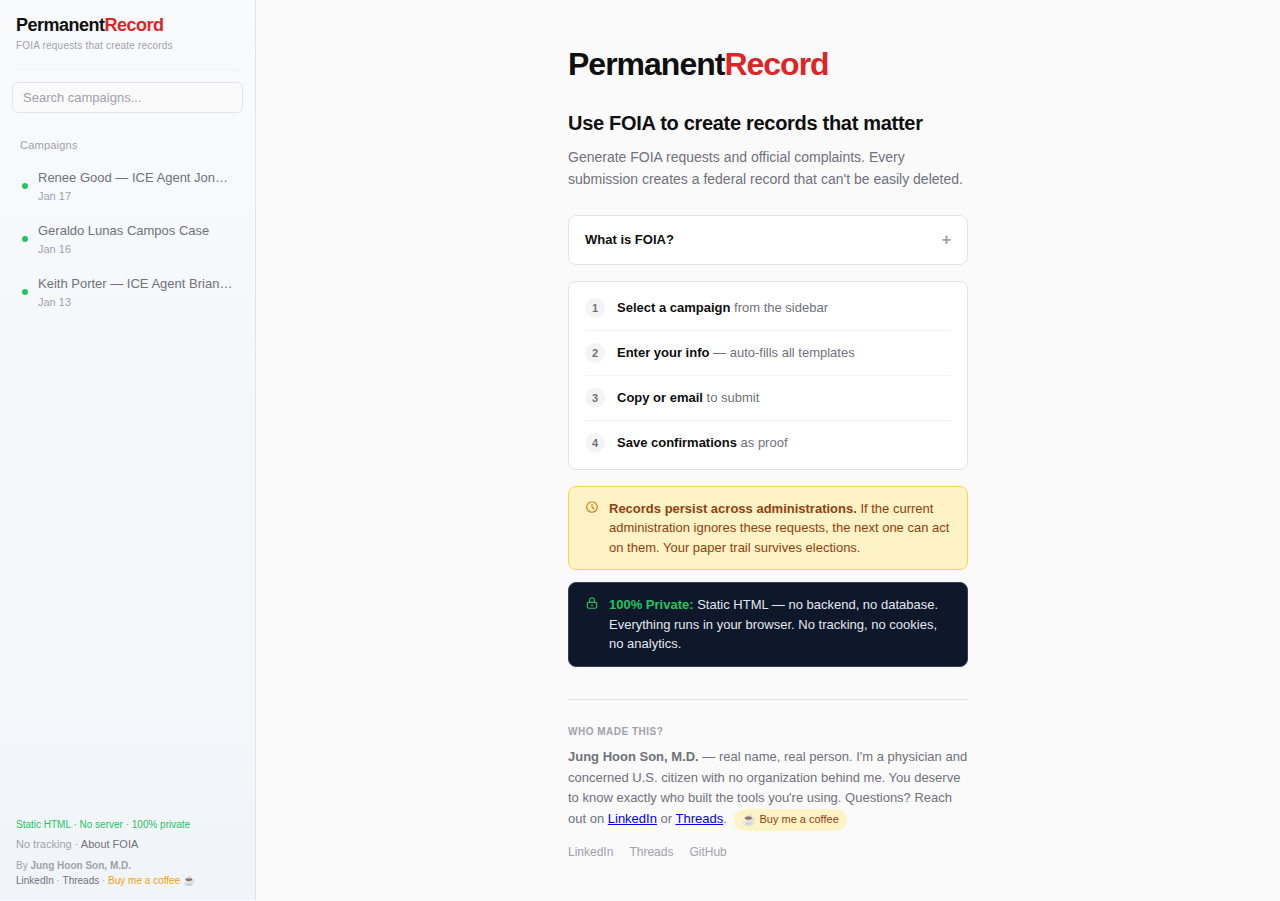
<file: index.html>
<!DOCTYPE html>
<html lang="en">
<head>
  <meta charset="UTF-8">
  <meta name="viewport" content="width=device-width, initial-scale=1.0">
  <title>PermanentRecord — Create Federal Records That Matter</title>
  <meta name="description" content="Generate FOIA requests, Inspector General complaints, and congressional letters. 100% private, no tracking. Every submission creates a federal record that can't be easily deleted.">
  <meta name="keywords" content="FOIA, Freedom of Information Act, Inspector General, IG complaint, congressional letter, government accountability, federal records, ICE, DHS, FBI, DOJ, transparency, civic engagement">
  <meta name="author" content="Jung Hoon Son, M.D.">
  <meta name="robots" content="index, follow">
  <link rel="canonical" href="https://simple-foia.pages.dev/">

  <!-- OpenGraph -->
  <meta property="og:type" content="website">
  <meta property="og:title" content="PermanentRecord — Create Federal Records That Matter">
  <meta property="og:description" content="Generate FOIA requests, Inspector General complaints, and congressional letters. 100% private, no tracking. Every submission creates a federal record that can't be easily deleted.">
  <meta property="og:image" content="https://simple-foia.pages.dev/og-image.svg">
  <meta property="og:url" content="https://simple-foia.pages.dev/">
  <meta property="og:site_name" content="PermanentRecord">

  <!-- Twitter Card -->
  <meta name="twitter:card" content="summary_large_image">
  <meta name="twitter:title" content="PermanentRecord — Create Federal Records That Matter">
  <meta name="twitter:description" content="Generate FOIA requests, IG complaints, and congressional letters. 100% private. Every submission creates a federal record.">
  <meta name="twitter:image" content="https://simple-foia.pages.dev/og-image.svg">

  <!-- Structured Data -->
  <script type="application/ld+json">
  {
    "@context": "https://schema.org",
    "@type": "WebApplication",
    "name": "PermanentRecord",
    "description": "Generate FOIA requests, Inspector General complaints, and congressional letters. 100% private, no tracking.",
    "url": "https://simple-foia.pages.dev/",
    "applicationCategory": "GovernmentApplication",
    "operatingSystem": "Any",
    "offers": {
      "@type": "Offer",
      "price": "0",
      "priceCurrency": "USD"
    },
    "author": {
      "@type": "Person",
      "name": "Jung Hoon Son, M.D."
    },
    "keywords": "FOIA, Freedom of Information Act, Inspector General, government accountability, transparency"
  }
  </script>

  <!-- NO EXTERNAL REQUESTS: Using system fonts only. No analytics, no tracking, no data collection. -->
  <style>
    :root {
      --bg: #fafafa;
      --surface: #ffffff;
      --text: #0f0f0f;
      --text-secondary: #71717a;
      --text-muted: #a1a1aa;
      --border: #e4e4e7;
      --border-subtle: #f4f4f5;
      --accent: #18181b;
      --ring: rgba(0,0,0,0.05);
      --success: #22c55e;
    }

    * { box-sizing: border-box; margin: 0; padding: 0; }

    body {
      font-family: -apple-system, BlinkMacSystemFont, 'Segoe UI', Roboto, Oxygen, Ubuntu, sans-serif;
      font-size: 14px;
      line-height: 1.5;
      color: var(--text);
      background: var(--bg);
      -webkit-font-smoothing: antialiased;
    }

    .layout { display: flex; min-height: 100vh; }

    /* Sidebar */
    .sidebar {
      position: fixed;
      top: 0;
      left: 0;
      width: 256px;
      height: 100vh;
      background: linear-gradient(180deg, #f8fafc 0%, #f1f5f9 100%);
      border-right: 1px solid var(--border);
      display: flex;
      flex-direction: column;
      z-index: 100;
    }

    .sidebar-header {
      padding: 16px 16px 12px;
    }

    .sidebar-logo {
      display: block;
      text-decoration: none;
      color: inherit;
    }

    .logo-main {
      font-size: 18px;
      font-weight: 800;
      letter-spacing: -0.5px;
      color: var(--text);
      line-height: 1.1;
    }

    .logo-main span {
      color: #dc2626;
    }

    .logo-tagline {
      font-size: 10px;
      font-weight: 500;
      color: var(--text-muted);
      letter-spacing: 0.02em;
      margin-top: 2px;
    }

    .sidebar-divider {
      height: 1px;
      background: var(--border-subtle);
      margin: 4px 16px;
    }

    .sidebar-search {
      padding: 8px 12px;
    }

    .sidebar-search input {
      width: 100%;
      padding: 7px 10px;
      font-size: 13px;
      font-family: inherit;
      border: 1px solid var(--border);
      border-radius: 6px;
      background: var(--bg);
    }

    .sidebar-search input:focus {
      outline: none;
      border-color: var(--accent);
      box-shadow: 0 0 0 2px var(--ring);
    }

    .sidebar-search input::placeholder { color: var(--text-muted); }

    .sidebar-section {
      padding: 8px 12px;
      flex: 1;
      overflow-y: auto;
    }

    .sidebar-section-label {
      font-size: 11px;
      font-weight: 500;
      color: var(--text-muted);
      padding: 8px 8px 6px;
      letter-spacing: 0.02em;
    }

    .campaign-list { }

    .campaign-item {
      display: flex;
      align-items: center;
      gap: 10px;
      padding: 8px 10px;
      margin: 1px 0;
      border-radius: 6px;
      text-decoration: none;
      color: var(--text-secondary);
      font-size: 13px;
      transition: all 0.1s;
    }

    .campaign-item:hover {
      background: var(--border-subtle);
      color: var(--text);
    }

    .campaign-item-dot {
      width: 6px;
      height: 6px;
      border-radius: 50%;
      background: var(--text-muted);
      flex-shrink: 0;
    }

    .campaign-item-dot.active { background: var(--success); }

    .campaign-item-content {
      flex: 1;
      min-width: 0;
    }

    .campaign-item-title {
      white-space: nowrap;
      overflow: hidden;
      text-overflow: ellipsis;
    }

    .campaign-item-date {
      font-size: 11px;
      color: var(--text-muted);
    }

    .sidebar-footer {
      padding: 12px 16px;
      border-top: 1px solid var(--border-subtle);
      font-size: 11px;
      color: var(--text-muted);
    }

    .sidebar-footer a {
      color: var(--text-secondary);
      text-decoration: none;
    }

    .sidebar-footer a:hover { text-decoration: underline; }

    /* Main */
    .main {
      flex: 1;
      margin-left: 256px;
      display: flex;
      align-items: center;
      justify-content: center;
      padding: 40px;
    }

    .welcome {
      max-width: 400px;
    }

    .welcome-icon {
      width: 48px;
      height: 48px;
      background: var(--accent);
      border-radius: 10px;
      display: flex;
      align-items: center;
      justify-content: center;
      margin-bottom: 20px;
    }

    .welcome-icon svg {
      width: 24px;
      height: 24px;
      color: white;
    }

    .welcome h1 {
      font-size: 20px;
      font-weight: 600;
      letter-spacing: -0.3px;
      margin-bottom: 8px;
    }

    .welcome p {
      color: var(--text-secondary);
      font-size: 14px;
      margin-bottom: 24px;
      line-height: 1.6;
    }

    .welcome-steps {
      background: var(--surface);
      border: 1px solid var(--border);
      border-radius: 8px;
      padding: 4px 16px;
      margin-bottom: 16px;
    }

    .welcome-step {
      display: flex;
      align-items: center;
      gap: 12px;
      padding: 12px 0;
    }

    .welcome-step:not(:last-child) {
      border-bottom: 1px solid var(--border-subtle);
    }

    .welcome-step-num {
      width: 20px;
      height: 20px;
      background: var(--border-subtle);
      color: var(--text-secondary);
      font-size: 11px;
      font-weight: 600;
      border-radius: 50%;
      display: flex;
      align-items: center;
      justify-content: center;
      flex-shrink: 0;
    }

    .welcome-step-text {
      color: var(--text-secondary);
      font-size: 13px;
    }

    .welcome-step-text strong { color: var(--text); }

    .notice {
      display: flex;
      align-items: flex-start;
      gap: 10px;
      padding: 12px 16px;
      border-radius: 8px;
      font-size: 13px;
      line-height: 1.5;
      background: #f0fdf4;
      color: #166534;
      border: 1px solid #bbf7d0;
    }

    .notice svg { width: 14px; height: 14px; flex-shrink: 0; margin-top: 1px; }

    .foia-explainer {
      margin-bottom: 16px;
      background: var(--surface);
      border: 1px solid var(--border);
      border-radius: 8px;
      overflow: hidden;
    }

    .foia-explainer summary {
      padding: 12px 16px;
      font-size: 13px;
      font-weight: 600;
      color: var(--text);
      cursor: pointer;
      list-style: none;
      display: flex;
      align-items: center;
      justify-content: space-between;
    }

    .foia-explainer summary::-webkit-details-marker { display: none; }

    .foia-explainer summary::after {
      content: '+';
      font-size: 16px;
      color: var(--text-muted);
    }

    .foia-explainer[open] summary::after {
      content: '−';
    }

    .foia-explainer-content {
      padding: 12px 16px 16px;
      font-size: 13px;
      color: var(--text-secondary);
      line-height: 1.6;
      border-top: 1px solid var(--border-subtle);
    }

    .foia-explainer-content p {
      margin: 10px 0 0;
    }

    .foia-explainer-content p:first-child {
      margin-top: 12px;
    }

    .coffee-link {
      color: var(--text-muted);
    }

    .coffee-link:hover {
      color: #d97706;
    }

    .coffee-badge {
      display: inline-block;
      background: #fef3c7;
      color: #92400e;
      font-size: 11px;
      padding: 2px 8px;
      border-radius: 12px;
      text-decoration: none;
      font-weight: 500;
      margin-left: 4px;
      white-space: nowrap;
    }

    .coffee-badge:hover {
      background: #fde68a;
    }

    .who-am-i {
      margin-top: 32px;
      padding-top: 24px;
      border-top: 1px solid var(--border);
    }

    .who-am-i-label {
      font-size: 10px;
      font-weight: 600;
      color: var(--text-muted);
      text-transform: uppercase;
      letter-spacing: 0.05em;
      margin-bottom: 8px;
    }

    .who-am-i p {
      font-size: 13px;
      color: var(--text-secondary);
      line-height: 1.6;
      margin: 0 0 12px;
    }

    .who-am-i-links {
      display: flex;
      gap: 16px;
    }

    .who-am-i-links a {
      font-size: 12px;
      color: var(--text-muted);
      text-decoration: none;
    }

    .who-am-i-links a:hover {
      color: var(--text);
      text-decoration: underline;
    }

    .empty-state {
      padding: 24px 12px;
      text-align: center;
      color: var(--text-muted);
      font-size: 13px;
    }

    /* Mobile */
    .mobile-header {
      display: none;
      position: fixed;
      top: 0;
      left: 0;
      right: 0;
      height: 48px;
      background: var(--surface);
      border-bottom: 1px solid var(--border);
      padding: 0 12px;
      align-items: center;
      z-index: 200;
    }

    .mobile-header h1 { font-size: 14px; font-weight: 600; }

    .menu-btn {
      background: none;
      border: none;
      padding: 6px;
      cursor: pointer;
      margin-left: auto;
      color: var(--text-secondary);
    }

    .overlay {
      display: none;
      position: fixed;
      inset: 0;
      background: rgba(0,0,0,0.4);
      z-index: 99;
    }

    /* Mobile cases */
    .mobile-cases {
      display: none;
      margin-top: 24px;
    }

    .mobile-cases-label {
      font-size: 10px;
      font-weight: 600;
      color: var(--text-muted);
      text-transform: uppercase;
      letter-spacing: 0.05em;
      margin-bottom: 10px;
    }

    .mobile-case-card {
      display: block;
      padding: 14px 16px;
      background: var(--surface);
      border: 1px solid var(--border);
      border-radius: 10px;
      text-decoration: none;
      color: inherit;
      margin-bottom: 10px;
      transition: all 0.15s;
    }

    .mobile-case-card:hover {
      border-color: var(--accent);
      box-shadow: 0 2px 8px rgba(0,0,0,0.06);
    }

    .mobile-case-card:active {
      transform: scale(0.98);
    }

    .mobile-case-header {
      display: flex;
      align-items: center;
      gap: 8px;
      margin-bottom: 6px;
    }

    .mobile-case-dot {
      width: 8px;
      height: 8px;
      border-radius: 50%;
      background: var(--success);
      flex-shrink: 0;
    }

    .mobile-case-title {
      font-size: 14px;
      font-weight: 600;
      color: var(--text);
    }

    .mobile-case-summary {
      font-size: 12px;
      color: var(--text-secondary);
      line-height: 1.5;
      display: -webkit-box;
      -webkit-line-clamp: 2;
      -webkit-box-orient: vertical;
      overflow: hidden;
    }

    .mobile-case-arrow {
      float: right;
      color: var(--text-muted);
      font-size: 18px;
      margin-top: -20px;
    }

    @media (max-width: 700px) {
      .sidebar { transform: translateX(-100%); transition: transform 0.2s; }
      .sidebar.open { transform: translateX(0); }
      .main { margin-left: 0; padding: 68px 20px 32px; align-items: flex-start; }
      .mobile-header { display: flex; }
      .overlay.open { display: block; }
      .mobile-cases { display: block; }
    }
  </style>
</head>
<body>
  <div class="overlay" onclick="closeSidebar()"></div>

  <div class="mobile-header">
    <h1 style="font-weight: 800;">Permanent<span style="color: #dc2626;">Record</span></h1>
    <button class="menu-btn" onclick="toggleSidebar()">
      <svg width="18" height="18" fill="none" stroke="currentColor" viewBox="0 0 24 24">
        <path stroke-linecap="round" stroke-linejoin="round" stroke-width="2" d="M4 6h16M4 12h16M4 18h16"/>
      </svg>
    </button>
  </div>

  <div class="layout">
    <aside class="sidebar" id="sidebar">
      <div class="sidebar-header">
        <a href="index.html" class="sidebar-logo">
          <div class="logo-main">Permanent<span>Record</span></div>
          <div class="logo-tagline">FOIA requests that create records</div>
        </a>
      </div>

      <div class="sidebar-divider"></div>

      <div class="sidebar-search">
        <input type="text" id="search" placeholder="Search campaigns..." autocomplete="off">
      </div>

      <div class="sidebar-section">
        <div class="sidebar-section-label">Campaigns</div>
        <div class="campaign-list" id="campaign-list">
          <div class="empty-state">Loading...</div>
        </div>
      </div>

      <div class="sidebar-footer">
        <div style="margin-bottom: 4px; color: #22c55e; font-size: 10px;">Static HTML · No server · 100% private</div>
        <div>No tracking · <a href="https://www.foia.gov/" target="_blank">About FOIA</a></div>
        <div style="margin-top: 6px; font-size: 10px;">
          By <strong>Jung Hoon Son, M.D.</strong><br>
          <a href="https://www.linkedin.com/in/jung-hoon-son/" target="_blank">LinkedIn</a> ·
          <a href="https://www.threads.com/@drjunghoon" target="_blank">Threads</a> ·
          <a href="https://buymeacoffee.com/junghoonson" target="_blank" style="color: #f59e0b;">Buy me a coffee ☕</a>
        </div>
      </div>
    </aside>

    <main class="main">
      <div class="welcome">
        <div style="margin-bottom: 20px;">
          <div style="font-size: 32px; font-weight: 800; letter-spacing: -1px; color: var(--text);">Permanent<span style="color: #dc2626;">Record</span></div>
        </div>

        <h1>Use FOIA to create records that matter</h1>
        <p>Generate FOIA requests and official complaints. Every submission creates a federal record that can't be easily deleted.</p>

        <details class="foia-explainer">
          <summary>What is FOIA?</summary>
          <div class="foia-explainer-content">
            <p><strong>FOIA</strong> (Freedom of Information Act) is a law that says the government has to show you its records if you ask.</p>
            <p>Think of it like this: the government works for us, and we have a right to see what they're doing. When you send a FOIA request, you're saying "show me the documents about X."</p>
            <p><strong>Why it matters:</strong> Your request itself becomes a federal record. Even if they don't give you everything, they have to log that you asked. That paper trail can't be easily deleted — and it shows someone was paying attention.</p>
          </div>
        </details>

        <div class="welcome-steps">
          <div class="welcome-step">
            <div class="welcome-step-num">1</div>
            <div class="welcome-step-text"><strong>Select a campaign</strong> from the sidebar</div>
          </div>
          <div class="welcome-step">
            <div class="welcome-step-num">2</div>
            <div class="welcome-step-text"><strong>Enter your info</strong> — auto-fills all templates</div>
          </div>
          <div class="welcome-step">
            <div class="welcome-step-num">3</div>
            <div class="welcome-step-text"><strong>Copy or email</strong> to submit</div>
          </div>
          <div class="welcome-step">
            <div class="welcome-step-num">4</div>
            <div class="welcome-step-text"><strong>Save confirmations</strong> as proof</div>
          </div>
        </div>

        <div class="notice" style="background: #fef3c7; color: #92400e; border-color: #fcd34d; margin-bottom: 12px;">
          <svg fill="none" stroke="#d97706" viewBox="0 0 24 24"><path stroke-linecap="round" stroke-linejoin="round" stroke-width="2" d="M12 8v4l3 3m6-3a9 9 0 11-18 0 9 9 0 0118 0z"/></svg>
          <span><strong>Records persist across administrations.</strong> If the current administration ignores these requests, the next one can act on them. Your paper trail survives elections.</span>
        </div>

        <div class="notice" style="background: #0f172a; color: #e2e8f0; border-color: #334155;">
          <svg fill="none" stroke="#22c55e" viewBox="0 0 24 24"><path stroke-linecap="round" stroke-linejoin="round" stroke-width="2" d="M12 15v2m-6 4h12a2 2 0 002-2v-6a2 2 0 00-2-2H6a2 2 0 00-2 2v6a2 2 0 002 2zm10-10V7a4 4 0 00-8 0v4h8z"/></svg>
          <span><strong style="color: #22c55e;">100% Private:</strong> Static HTML — no backend, no database. Everything runs in your browser. No tracking, no cookies, no analytics.</span>
        </div>

        <div class="mobile-cases" id="mobile-cases"></div>

        <div class="who-am-i">
          <div class="who-am-i-label">Who made this?</div>
          <p><strong>Jung Hoon Son, M.D.</strong> — real name, real person. I'm a physician and concerned U.S. citizen with no organization behind me. You deserve to know exactly who built the tools you're using. Questions? Reach out on <a href="https://www.linkedin.com/in/jung-hoon-son/" target="_blank">LinkedIn</a> or <a href="https://www.threads.com/@drjunghoon" target="_blank">Threads</a>. <a href="https://buymeacoffee.com/junghoonson" target="_blank" class="coffee-badge">☕ Buy me a coffee</a></p>
          <div class="who-am-i-links">
            <a href="https://www.linkedin.com/in/jung-hoon-son/" target="_blank">LinkedIn</a>
            <a href="https://www.threads.com/@drjunghoon" target="_blank">Threads</a>
            <a href="https://github.com/junghoon-son/simple-foia" target="_blank">GitHub</a>
          </div>
        </div>
      </div>
    </main>
  </div>

  <script>
    // Embedded campaigns data (no server needed)
    const campaigns = {
      "renee-good": {
        "id": "renee-good",
        "title": "Renee Good — ICE Agent Jonathan Ross",
        "date": "2026-01-17",
        "status": "active",
        "summary": "Renee Good, U.S. citizen and mother of three, shot by ICE Agent Jonathan Ross in Minneapolis on January 7, 2026. Video shows she posed no threat. Federal authorities blocking state investigation.",
        "keywords": ["ice", "minneapolis", "shooting", "obstruction", "citizen", "jonathan ross", "video", "renee good", "agent ross"]
      },
      "geraldo-lunas-campos": {
        "id": "geraldo-lunas-campos",
        "title": "Geraldo Lunas Campos Case",
        "date": "2026-01-16",
        "status": "active",
        "summary": "Geraldo Lunas Campos, 55, from Henrietta, NY, died January 3, 2026 at Camp East Montana ICE facility. Medical examiner: asphyxia from neck/chest compression (likely homicide). ICE claims he was 'disruptive in medication line' — died same day in segregation.",
        "keywords": ["ice", "detention", "texas", "el paso", "fort bliss", "homicide", "asphyxia", "geraldo lunas campos", "camp east montana", "henrietta", "rochester"]
      },
      "keith-porter": {
        "id": "keith-porter",
        "title": "Keith Porter — ICE Agent Brian Palacios",
        "date": "2026-01-13",
        "status": "active",
        "summary": "Keith Porter Jr., 43, Black father of two, shot by off-duty ICE Agent Brian Palacios on New Year's Eve in Northridge, LA. DHS claims 'active shooter' — neighbors say agent never identified himself. No charges filed.",
        "keywords": ["ice", "los angeles", "shooting", "off-duty", "northridge", "lapd", "keith porter", "brian palacios"]
      }
    };

    function loadCampaigns() {
      renderCampaigns(Object.values(campaigns));
      renderMobileCases(Object.values(campaigns));
    }

    function renderMobileCases(list) {
      const container = document.getElementById('mobile-cases');
      if (!container) return;

      list.sort((a, b) => new Date(b.date) - new Date(a.date));

      container.innerHTML = `
        <div class="mobile-cases-label">Active Cases</div>
        ${list.map(c => `
          <a href="campaign.html?id=${c.id}" class="mobile-case-card">
            <div class="mobile-case-header">
              <span class="mobile-case-dot"></span>
              <span class="mobile-case-title">${c.title}</span>
            </div>
            <div class="mobile-case-summary">${c.summary}</div>
            <span class="mobile-case-arrow">→</span>
          </a>
        `).join('')}
      `;
    }

    function renderCampaigns(list) {
      const container = document.getElementById('campaign-list');

      if (list.length === 0) {
        container.innerHTML = '<div class="empty-state">No campaigns found.</div>';
        return;
      }

      list.sort((a, b) => new Date(b.date) - new Date(a.date));

      container.innerHTML = list.map(c => `
        <a href="campaign.html?id=${c.id}" class="campaign-item">
          <span class="campaign-item-dot ${c.status === 'active' ? 'active' : ''}"></span>
          <div class="campaign-item-content">
            <div class="campaign-item-title">${c.title}</div>
            <div class="campaign-item-date">${formatDate(c.date)}</div>
          </div>
        </a>
      `).join('');
    }

    function formatDate(dateStr) {
      return new Date(dateStr).toLocaleDateString('en-US', { month: 'short', day: 'numeric' });
    }

    function filterCampaigns(query) {
      const q = query.toLowerCase().trim();
      if (!q) {
        renderCampaigns(Object.values(campaigns));
        return;
      }

      const filtered = Object.values(campaigns).filter(c => {
        const searchable = [c.title, c.summary, ...(c.keywords || [])].join(' ').toLowerCase();
        return searchable.includes(q);
      });

      renderCampaigns(filtered);
    }

    function toggleSidebar() {
      document.getElementById('sidebar').classList.toggle('open');
      document.querySelector('.overlay').classList.toggle('open');
    }

    function closeSidebar() {
      document.getElementById('sidebar').classList.remove('open');
      document.querySelector('.overlay').classList.remove('open');
    }

    document.getElementById('search').addEventListener('input', e => filterCampaigns(e.target.value));

    loadCampaigns();
  </script>
</body>
</html>
</file>
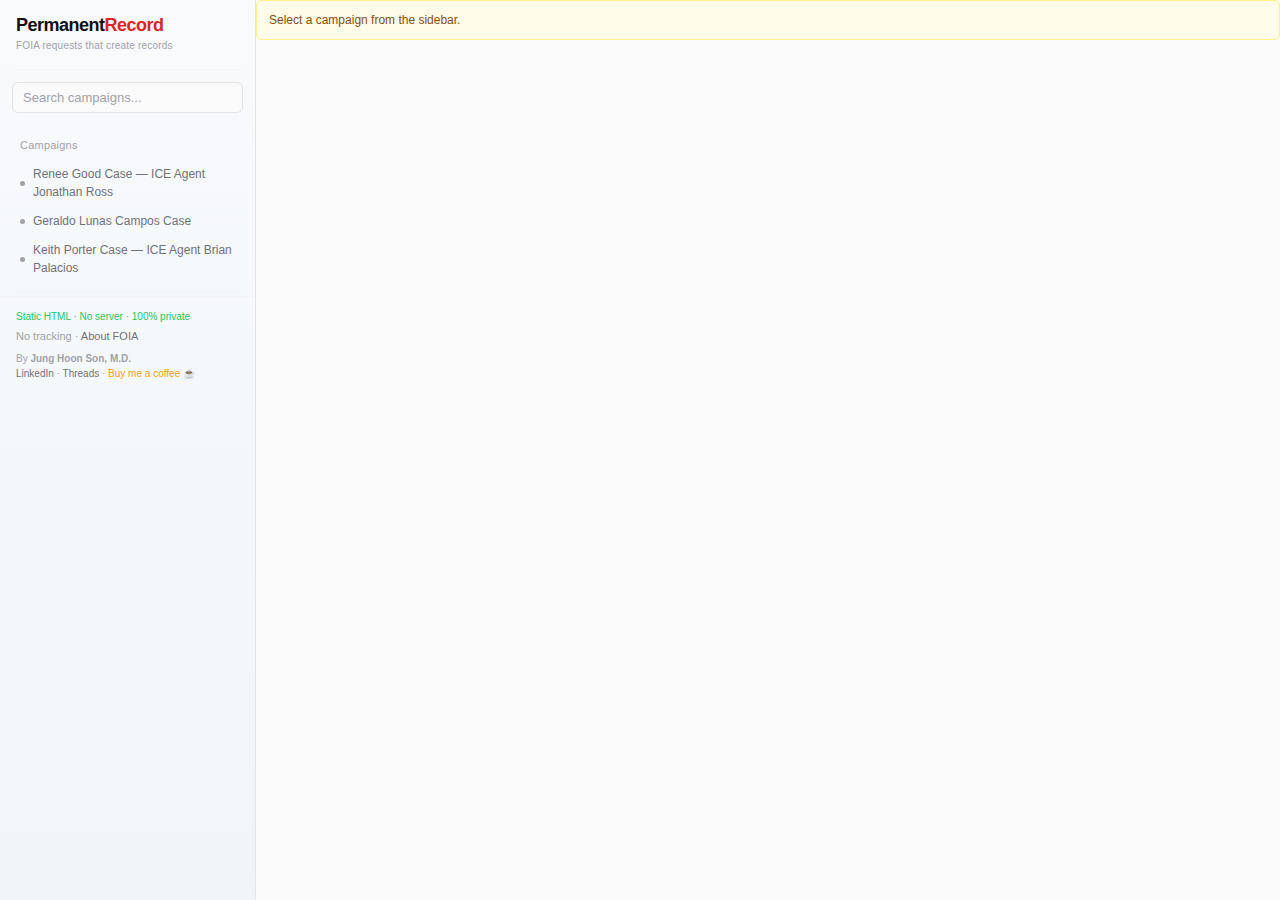
<file: campaign.html>
<!DOCTYPE html>
<html lang="en">
<head>
  <meta charset="UTF-8">
  <meta name="viewport" content="width=device-width, initial-scale=1.0">
  <title>PermanentRecord — FOIA & IG Complaint Generator</title>
  <meta name="description" content="Generate FOIA requests for FBI, DHS, ICE, DOJ. File Inspector General complaints. Write congressional letters. Cases include Renee Good (ICE Agent Jonathan Ross), Geraldo Lunas Campos, Keith Porter.">
  <meta name="keywords" content="FOIA, Freedom of Information Act, Inspector General, IG complaint, Renee Good, Jonathan Ross, ICE shooting, Minneapolis, Geraldo Lunas Campos, Keith Porter, DHS, FBI, DOJ, government accountability">
  <meta name="author" content="Jung Hoon Son, M.D.">
  <meta name="robots" content="index, follow">
  <link rel="canonical" href="https://simple-foia.pages.dev/campaign.html">

  <!-- OpenGraph -->
  <meta property="og:type" content="website">
  <meta property="og:title" content="PermanentRecord — FOIA & IG Complaint Generator">
  <meta property="og:description" content="Generate FOIA requests for FBI, DHS, ICE, DOJ. File Inspector General complaints. Cases include Renee Good shot by ICE Agent Jonathan Ross, and more.">
  <meta property="og:image" content="https://simple-foia.pages.dev/og-image.svg">
  <meta property="og:url" content="https://simple-foia.pages.dev/campaign.html">
  <meta property="og:site_name" content="PermanentRecord">

  <!-- Twitter Card -->
  <meta name="twitter:card" content="summary_large_image">
  <meta name="twitter:title" content="PermanentRecord — FOIA & IG Complaint Generator">
  <meta name="twitter:description" content="Generate FOIA requests for FBI, DHS, ICE, DOJ. File IG complaints. Cases: Renee Good (ICE Agent Jonathan Ross), and more.">
  <meta name="twitter:image" content="https://simple-foia.pages.dev/og-image.svg">

  <!-- NO EXTERNAL REQUESTS: Using system fonts only. No analytics, no tracking, no data collection. -->
  <style>
    :root {
      --bg: #fafafa;
      --surface: #ffffff;
      --text: #0f0f0f;
      --text-secondary: #71717a;
      --text-muted: #a1a1aa;
      --border: #e4e4e7;
      --border-subtle: #f4f4f5;
      --accent: #18181b;
      --accent-hover: #27272a;
      --ring: rgba(0,0,0,0.05);
      --success: #22c55e;
      --blue: #2563eb;
      --blue-hover: #1d4ed8;
    }

    * { box-sizing: border-box; margin: 0; padding: 0; }
    html { scroll-behavior: smooth; }

    body {
      font-family: -apple-system, BlinkMacSystemFont, 'Segoe UI', Roboto, Oxygen, Ubuntu, sans-serif;
      font-size: 14px;
      line-height: 1.5;
      color: var(--text);
      background: var(--bg);
      -webkit-font-smoothing: antialiased;
    }

    .layout { display: flex; min-height: 100vh; }

    /* Sticky header with case name + form */
    .sticky-header {
      position: sticky;
      top: 0;
      z-index: 50;
      background: #0f172a;
      border-bottom: 1px solid #334155;
      margin: -32px -40px 24px -40px;
      box-shadow: 0 2px 8px rgba(0,0,0,0.15);
    }

    .sticky-case-name {
      padding: 12px 24px;
      border-bottom: 1px solid #334155;
      display: flex;
      align-items: center;
      gap: 10px;
    }

    .sticky-case-name h1 {
      font-size: 18px;
      font-weight: 700;
      color: #ffffff;
      margin: 0;
      letter-spacing: -0.3px;
    }

    .sticky-case-name .status-badge {
      font-size: 10px;
      padding: 3px 8px;
      background: #22c55e;
      color: #fff;
      border-radius: 4px;
      font-weight: 600;
      text-transform: uppercase;
      letter-spacing: 0.03em;
    }

    .sticky-form {
      padding: 10px 24px;
    }

    .sticky-form-inner {
      display: flex;
      align-items: center;
      gap: 12px;
      flex-wrap: wrap;
    }

    .sticky-form label {
      display: none;
    }

    .sticky-form input {
      padding: 6px 10px;
      font-size: 12px;
      font-family: inherit;
      border: 1px solid #475569;
      border-radius: 4px;
      background: #1e293b;
      color: #f1f5f9;
      transition: border-color 0.15s;
    }

    .sticky-form input::placeholder {
      color: #94a3b8;
    }

    .sticky-form input:focus {
      outline: none;
      border-color: #22c55e;
    }

    .sticky-form .input-name { width: 140px; }
    .sticky-form .input-email { width: 160px; }
    .sticky-form .input-street { width: 150px; }
    .sticky-form .input-city { width: 100px; }
    .sticky-form .input-state { width: 40px; }
    .sticky-form .input-zip { width: 60px; }
    .sticky-form .input-phone { width: 100px; }

    .sticky-form .privacy-badge {
      display: flex;
      align-items: center;
      gap: 4px;
      font-size: 10px;
      color: #22c55e;
      margin-left: auto;
    }

    .sticky-form .privacy-badge svg {
      width: 12px;
      height: 12px;
    }

    .sticky-form .checkbox-inline {
      display: flex;
      align-items: center;
      gap: 4px;
      font-size: 11px;
      color: #94a3b8;
    }

    .sticky-form .checkbox-inline input {
      width: 14px;
      height: 14px;
      padding: 0;
    }

    /* Sidebar */
    .sidebar {
      position: fixed;
      top: 0;
      left: 0;
      width: 256px;
      height: 100vh;
      border-right: 1px solid var(--border);
      background: linear-gradient(180deg, #f8fafc 0%, #f1f5f9 100%);
      display: flex;
      flex-direction: column;
      z-index: 100;
    }

    .sidebar-header {
      padding: 16px 16px 12px;
    }

    .sidebar-search {
      padding: 8px 12px;
    }

    .sidebar-search input {
      width: 100%;
      padding: 7px 10px;
      font-size: 13px;
      font-family: inherit;
      border: 1px solid var(--border);
      border-radius: 6px;
      background: var(--bg);
    }

    .sidebar-search input:focus {
      outline: none;
      border-color: var(--accent);
      box-shadow: 0 0 0 2px var(--ring);
    }

    .sidebar-search input::placeholder { color: var(--text-muted); }

    .sidebar-logo {
      display: block;
      text-decoration: none;
      color: inherit;
    }

    .logo-main {
      font-size: 18px;
      font-weight: 800;
      letter-spacing: -0.5px;
      color: var(--text);
      line-height: 1.1;
    }

    .logo-main span {
      color: #dc2626;
    }

    .logo-tagline {
      font-size: 10px;
      font-weight: 500;
      color: var(--text-muted);
      letter-spacing: 0.02em;
      margin-top: 2px;
    }

    .sidebar-section {
      padding: 8px 12px;
    }

    .sidebar-section-label {
      font-size: 11px;
      font-weight: 500;
      color: var(--text-muted);
      padding: 8px 8px 6px;
      letter-spacing: 0.02em;
    }

    .sidebar-divider {
      height: 1px;
      background: var(--border-subtle);
      margin: 4px 16px;
    }

    .campaign-list {
      max-height: 120px;
      overflow-y: auto;
    }

    .campaign-item {
      display: flex;
      align-items: center;
      gap: 8px;
      padding: 5px 8px;
      margin: 1px 0;
      border-radius: 4px;
      text-decoration: none;
      color: var(--text-secondary);
      font-size: 12px;
      transition: all 0.1s;
    }

    .campaign-item:hover {
      background: var(--border-subtle);
      color: var(--text);
    }

    .campaign-item.active {
      background: #0ea5e9;
      color: #fff;
      font-weight: 500;
    }

    .campaign-item-dot {
      width: 5px;
      height: 5px;
      border-radius: 50%;
      background: var(--text-muted);
      flex-shrink: 0;
    }

    .campaign-item.active .campaign-item-dot {
      background: #fff;
    }

    .toc-section { padding: 4px 12px; flex: 1; overflow-y: auto; }

    .toc { list-style: none; }

    .toc-group { margin-bottom: 4px; }

    .toc-group-label {
      font-size: 9px;
      font-weight: 600;
      color: var(--text-muted);
      padding: 6px 8px 3px;
      letter-spacing: 0.05em;
      text-transform: uppercase;
    }

    .toc-items { list-style: none; }

    .toc-item a {
      display: block;
      padding: 3px 8px 3px 16px;
      font-size: 11px;
      color: var(--text-secondary);
      text-decoration: none;
      border-radius: 3px;
      transition: all 0.1s;
      border-left: 2px solid transparent;
      margin-left: 4px;
    }

    .toc-item a:hover {
      color: var(--text);
      background: var(--border-subtle);
    }

    .toc-item.active a {
      color: #0ea5e9;
      font-weight: 600;
      border-left-color: #0ea5e9;
      background: rgba(14, 165, 233, 0.12);
      box-shadow: inset 2px 0 8px rgba(14, 165, 233, 0.15);
    }

    /* Active section highlight */
    section.active-section {
      position: relative;
    }

    section.active-section::before {
      content: '';
      position: absolute;
      left: -40px;
      top: 0;
      bottom: 0;
      width: 4px;
      background: linear-gradient(180deg, #0ea5e9 0%, #6366f1 100%);
      border-radius: 0 2px 2px 0;
      box-shadow: 0 0 16px rgba(14, 165, 233, 0.5);
    }

    section.active-section::after {
      content: '';
      position: absolute;
      left: -40px;
      top: 0;
      right: 0;
      bottom: 0;
      background: linear-gradient(90deg, rgba(14, 165, 233, 0.05) 0%, transparent 40%);
      pointer-events: none;
      z-index: -1;
    }

    .sidebar-footer {
      padding: 12px 16px;
      border-top: 1px solid var(--border-subtle);
      font-size: 11px;
      color: var(--text-muted);
    }

    .sidebar-footer a {
      color: var(--text-secondary);
      text-decoration: none;
    }

    .sidebar-footer a:hover { text-decoration: underline; }

    /* Main */
    .main {
      flex: 1;
      margin-left: 256px;
    }

    section {
      padding: 32px 40px;
      scroll-margin-top: 20px;
      max-width: 720px;
    }

    section:nth-child(even) {
      background: var(--surface);
    }

    section:nth-child(odd) {
      background: var(--bg);
    }

    .section-eyebrow {
      font-size: 11px;
      font-weight: 500;
      text-transform: uppercase;
      letter-spacing: 0.05em;
      color: var(--text-muted);
      margin-bottom: 4px;
    }

    h1 {
      font-size: 22px;
      font-weight: 600;
      letter-spacing: -0.3px;
      margin-bottom: 6px;
    }

    h2 {
      font-size: 16px;
      font-weight: 600;
      letter-spacing: -0.2px;
      margin-bottom: 4px;
    }

    .description {
      color: var(--text-secondary);
      font-size: 13px;
      margin-bottom: 16px;
    }

    .description a {
      color: var(--text);
      text-decoration: underline;
      text-underline-offset: 2px;
    }

    /* Cards */
    .card {
      background: var(--surface);
      border: 1px solid var(--border);
      border-radius: 8px;
      overflow: hidden;
    }

    .card + .card { margin-top: 12px; }

    .card-body { padding: 12px 14px; }

    .card-footer {
      padding: 10px 14px;
      background: var(--bg);
      border-top: 1px solid var(--border);
      display: flex;
      align-items: center;
      gap: 8px;
      flex-wrap: wrap;
    }

    /* Compact Form */
    .form-grid {
      display: grid;
      grid-template-columns: 1fr 1fr 1fr 1fr;
      gap: 8px;
    }

    .form-group {
      display: flex;
      flex-direction: column;
      gap: 3px;
    }

    .form-group.col-2 { grid-column: span 2; }
    .form-group.col-3 { grid-column: span 3; }
    .form-group.col-4 { grid-column: span 4; }

    .form-group label {
      font-size: 12px;
      font-weight: 500;
      color: var(--text-secondary);
    }

    .form-group input {
      padding: 6px 10px;
      font-size: 13px;
      font-family: inherit;
      border: 1px solid var(--border);
      border-radius: 6px;
      background: var(--surface);
      transition: border-color 0.15s, box-shadow 0.15s;
    }

    .form-group input:focus {
      outline: none;
      border-color: var(--accent);
      box-shadow: 0 0 0 2px var(--ring);
    }

    .form-group input::placeholder {
      color: var(--text-muted);
    }

    .checkbox-row {
      display: flex;
      align-items: center;
      gap: 6px;
      padding-top: 4px;
    }

    .checkbox-row input {
      width: 14px;
      height: 14px;
      accent-color: var(--accent);
    }

    .checkbox-row label {
      font-size: 12px;
      color: var(--text-secondary);
      cursor: pointer;
    }

    /* Template */
    .template-content {
      font-family: 'SF Mono', SFMono-Regular, Menlo, Monaco, monospace;
      font-size: 11px;
      line-height: 1.5;
      color: var(--text-secondary);
      white-space: pre-wrap;
      max-height: 200px;
      overflow-y: auto;
      padding: 12px 14px;
      background: var(--bg);
      transition: max-height 0.3s ease;
    }

    .template-content.expanded {
      max-height: none;
    }

    .btn-expand {
      background: transparent;
      color: var(--text-muted);
      border: 1px solid var(--border);
    }

    .btn-expand:hover {
      background: var(--border-subtle);
      color: var(--text);
    }

    /* Section checklist */
    .section-header {
      display: flex;
      align-items: flex-start;
      gap: 12px;
    }

    .section-check {
      display: flex;
      align-items: center;
      justify-content: center;
      width: 22px;
      height: 22px;
      margin-top: 2px;
      flex-shrink: 0;
      cursor: pointer;
    }

    .section-check input {
      width: 18px;
      height: 18px;
      cursor: pointer;
      accent-color: #22c55e;
    }

    .section-header-content {
      flex: 1;
    }

    section.completed {
      opacity: 0.7;
      padding-top: 16px;
      padding-bottom: 16px;
    }

    section.completed h2 {
      text-decoration: line-through;
      color: var(--text-muted);
      font-size: 14px;
      margin-bottom: 0;
    }

    section.completed .description {
      display: none;
    }

    section.completed .card {
      display: none;
    }

    section.completed .section-eyebrow::after {
      content: ' ✓ Sent';
      color: #22c55e;
      font-weight: 500;
    }

    /* TOC completed state */
    .toc-item.completed a {
      color: var(--text-muted);
      text-decoration: line-through;
    }

    .toc-item.completed a::after {
      content: ' ✓';
      color: #22c55e;
      font-weight: 600;
      text-decoration: none;
    }

    /* Buttons */
    .btn {
      display: inline-flex;
      align-items: center;
      gap: 5px;
      padding: 6px 12px;
      font-size: 12px;
      font-weight: 500;
      font-family: inherit;
      border-radius: 6px;
      cursor: pointer;
      transition: all 0.1s;
      text-decoration: none;
      border: none;
    }

    .btn-primary {
      background: var(--accent);
      color: white;
    }

    .btn-primary:hover { background: var(--accent-hover); }
    .btn-primary.copied { background: var(--success); }

    .btn-secondary {
      background: var(--blue);
      color: white;
    }

    .btn-secondary:hover { background: var(--blue-hover); }

    .btn svg { width: 12px; height: 12px; }

    .link {
      font-size: 11px;
      color: var(--text-muted);
      margin-left: auto;
    }

    .link a {
      color: var(--text-secondary);
      text-decoration: underline;
      text-underline-offset: 2px;
    }

    .fee-badge {
      display: inline-flex;
      align-items: center;
      gap: 4px;
      padding: 3px 8px;
      font-size: 10px;
      font-weight: 500;
      background: #fef3c7;
      color: #92400e;
      border-radius: 12px;
      border: 1px solid #fcd34d;
      cursor: help;
      position: relative;
    }

    .fee-badge svg {
      width: 10px;
      height: 10px;
    }

    .fee-badge:hover::after {
      content: 'This is the max fee YOU agree to pay. Agencies must contact you before exceeding it. You can change this amount in the template. Many requesters qualify for fee waivers.';
      position: absolute;
      bottom: 100%;
      left: 50%;
      transform: translateX(-50%);
      width: 220px;
      padding: 8px 10px;
      background: #1f2937;
      color: #f3f4f6;
      font-size: 11px;
      font-weight: 400;
      line-height: 1.4;
      border-radius: 6px;
      margin-bottom: 6px;
      z-index: 100;
      text-align: left;
    }

    .fee-badge:hover::before {
      content: '';
      position: absolute;
      bottom: 100%;
      left: 50%;
      transform: translateX(-50%);
      border: 5px solid transparent;
      border-top-color: #1f2937;
      margin-bottom: -4px;
      z-index: 100;
    }

    /* Notice */
    .notice {
      display: flex;
      align-items: flex-start;
      gap: 8px;
      padding: 10px 12px;
      border-radius: 6px;
      font-size: 12px;
      margin-bottom: 12px;
    }

    .notice svg { width: 14px; height: 14px; flex-shrink: 0; margin-top: 1px; }

    /* Sources/Media links */
    .sources {
      margin-top: 16px;
      padding-top: 12px;
      border-top: 1px solid var(--border);
    }

    .sources-label {
      font-size: 9px;
      font-weight: 600;
      color: var(--text-muted);
      text-transform: uppercase;
      letter-spacing: 0.05em;
      margin-bottom: 8px;
    }

    .sources-grid {
      display: flex;
      flex-wrap: wrap;
      gap: 6px;
    }

    .source-card {
      display: inline-flex;
      align-items: center;
      gap: 6px;
      padding: 5px 10px;
      background: var(--surface);
      border: 1px solid var(--border);
      border-radius: 6px;
      text-decoration: none;
      color: inherit;
      transition: all 0.15s;
    }

    .source-card:hover {
      border-color: var(--accent);
      background: var(--border-subtle);
    }

    .source-card-icon {
      width: 20px;
      height: 20px;
      background: var(--border-subtle);
      border-radius: 4px;
      display: flex;
      align-items: center;
      justify-content: center;
      font-size: 9px;
      font-weight: 700;
      color: var(--text-secondary);
      flex-shrink: 0;
    }

    .source-card-name {
      font-size: 11px;
      font-weight: 500;
      color: var(--text);
    }

    .source-card-domain {
      display: none;
    }

    .source-card-arrow {
      font-size: 10px;
      color: var(--text-muted);
      margin-left: 2px;
    }

    .notice-info {
      background: #f0fdf4;
      color: #166534;
      border: 1px solid #bbf7d0;
    }

    .notice-warning {
      background: #fefce8;
      color: #854d0e;
      border: 1px solid #fef08a;
    }

    /* Mobile */
    .mobile-header {
      display: none;
      position: fixed;
      top: 0;
      left: 0;
      right: 0;
      height: 48px;
      background: var(--surface);
      border-bottom: 1px solid var(--border);
      padding: 0 12px;
      align-items: center;
      z-index: 200;
    }

    .mobile-header h1 { font-size: 14px; font-weight: 600; }

    .menu-btn {
      background: none;
      border: none;
      padding: 6px;
      cursor: pointer;
      margin-left: auto;
      color: var(--text-secondary);
    }

    .overlay {
      display: none;
      position: fixed;
      inset: 0;
      background: rgba(0,0,0,0.4);
      z-index: 99;
    }

    @media (max-width: 768px) {
      .sidebar { transform: translateX(-100%); transition: transform 0.2s; }
      .sidebar.open { transform: translateX(0); }
      .main { margin-left: 0; padding: 60px 12px 24px; }
      .mobile-header { display: flex; }
      .overlay.open { display: block; }

      /* Sticky header mobile */
      .sticky-header {
        margin: -60px -12px 16px -12px;
      }

      .sticky-case-name {
        padding: 8px 12px;
      }

      .sticky-case-name h1 {
        font-size: 14px;
        font-weight: 700;
      }

      .sticky-form {
        padding: 8px 12px;
      }

      .sticky-form-inner {
        gap: 6px;
      }

      .sticky-form input {
        padding: 5px 8px;
        font-size: 11px;
      }

      .sticky-form .input-name { width: 100px; }
      .sticky-form .input-email { width: 120px; }
      .sticky-form .input-street { width: 100px; }
      .sticky-form .input-city { width: 70px; }
      .sticky-form .input-state { width: 30px; }
      .sticky-form .input-zip { width: 50px; }
      .sticky-form .input-phone { width: 80px; }

      .sticky-form .privacy-badge {
        display: none;
      }

      .sticky-form .checkbox-inline {
        font-size: 10px;
      }

      /* Cards mobile */
      .card-footer {
        flex-direction: column;
        align-items: stretch;
        gap: 8px;
      }

      .card-footer .btn {
        justify-content: center;
      }

      .link {
        margin-left: 0;
        text-align: center;
      }

      /* Section header mobile */
      .section-header {
        gap: 8px;
      }

      .section-check {
        width: 20px;
        height: 20px;
      }

      .section-check input {
        width: 16px;
        height: 16px;
      }

      h2 {
        font-size: 16px;
      }

      .template-content {
        font-size: 10px;
        padding: 10px;
      }
    }

    footer {
      padding: 24px 40px;
      border-top: 1px solid var(--border);
      font-size: 11px;
      color: var(--text-muted);
      background: var(--surface);
    }

    footer a { color: var(--text-secondary); }

    /* Adjust cards in odd sections */
    section:nth-child(odd) .card {
      background: var(--surface);
    }

    section:nth-child(even) .card {
      background: var(--bg);
      border-color: var(--border-subtle);
    }

    section:nth-child(even) .card-footer {
      background: var(--border-subtle);
    }

    section:nth-child(even) .template-content {
      background: var(--border-subtle);
    }
  </style>
</head>
<body>
  <div class="overlay" onclick="closeSidebar()"></div>

  <div class="mobile-header">
    <h1 id="mobile-title" style="font-weight: 800;">Permanent<span style="color: #dc2626;">Record</span></h1>
    <button class="menu-btn" onclick="toggleSidebar()">
      <svg width="18" height="18" fill="none" stroke="currentColor" viewBox="0 0 24 24">
        <path stroke-linecap="round" stroke-linejoin="round" stroke-width="2" d="M4 6h16M4 12h16M4 18h16"/>
      </svg>
    </button>
  </div>

  <div class="layout">
    <aside class="sidebar" id="sidebar">
      <div class="sidebar-header">
        <a href="index.html" class="sidebar-logo">
          <div class="logo-main">Permanent<span>Record</span></div>
          <div class="logo-tagline">FOIA requests that create records</div>
        </a>
      </div>

      <div class="sidebar-divider"></div>

      <div class="sidebar-search">
        <input type="text" id="search" placeholder="Search campaigns..." autocomplete="off">
      </div>

      <div class="sidebar-section">
        <div class="sidebar-section-label">Campaigns</div>
        <div class="campaign-list" id="campaign-list"></div>
      </div>

      <div class="sidebar-divider"></div>

      <div class="toc-section" id="toc-section" style="display:none;">
        <div class="sidebar-section-label" id="toc-label">Navigation</div>
        <ul class="toc" id="toc"></ul>
      </div>

      <div class="sidebar-footer">
        <div style="margin-bottom: 4px; color: #22c55e; font-size: 10px;">Static HTML · No server · 100% private</div>
        <div>No tracking · <a href="https://www.foia.gov/" target="_blank">About FOIA</a></div>
        <div style="margin-top: 6px; font-size: 10px;">
          By <strong>Jung Hoon Son, M.D.</strong><br>
          <a href="https://www.linkedin.com/in/jung-hoon-son/" target="_blank">LinkedIn</a> ·
          <a href="https://www.threads.com/@drjunghoon" target="_blank">Threads</a> ·
          <a href="https://buymeacoffee.com/junghoonson" target="_blank" style="color: #f59e0b;">Buy me a coffee ☕</a>
        </div>
      </div>
    </aside>

    <main class="main" id="main">
      <div class="notice notice-info">Loading campaign...</div>
    </main>
  </div>

  <script>
    // Embedded campaigns data
    const allCampaigns = {
      "renee-good": {
        "id": "renee-good",
        "title": "Renee Good Case — ICE Agent Jonathan Ross",
        "date": "2026-01-17",
        "status": "active",
        "summary": "Renee Good, U.S. citizen and mother of three, shot by ICE Agent Jonathan Ross in Minneapolis on January 7, 2026. Video shows she posed no threat. Federal authorities blocking state investigation.",
        "keywords": ["ice", "minneapolis", "shooting", "obstruction", "citizen", "jonathan ross", "video", "renee good", "agent ross"],
        "sources": [
          {"name": "The Intercept", "url": "https://theintercept.com/2026/01/08/ice-agent-identified-shooting-minneapolis-jonathan-ross/"},
          {"name": "Star Tribune", "url": "https://www.startribune.com/ice-agent-who-fatally-shot-woman-in-minneapolis-is-identified/601560214"},
          {"name": "CNN", "url": "https://www.cnn.com/2026/01/10/us/ice-shooting-minneapolis-renee-good"},
          {"name": "Newsweek", "url": "https://www.newsweek.com/jonathan-ross-ice-agent-shooting-minneapolis-minnesota-11332093"},
          {"name": "WBUR", "url": "https://www.wbur.org/news/2026/01/09/johnathan-ross-ice-killing-renee-good-minneapolis-background"},
          {"name": "Wikipedia", "url": "https://en.wikipedia.org/wiki/Killing_of_Renee_Good"}
        ],
        "agencies": {
          "fbi": {
            "name": "FBI",
            "fullName": "Federal Bureau of Investigation",
            "description": "Leading investigation; blocking state access to evidence.",
            "email": "foiparequest@fbi.gov",
            "portal": "https://vault.fbi.gov/fdps-1/foia-request",
            "address": "Federal Bureau of Investigation\nAttn: FOIA/PA Request\nRecord/Information Dissemination Section\n170 Marcel Drive\nWinchester, VA 22602",
            "requests": [
              "All records related to the fatal shooting of Renee Nicole Good, a U.S. citizen, by ICE Agent Jonathan Ross on January 7, 2026, in Minneapolis, Minnesota.",
              "All video footage collected, including Agent Ross's cellphone video, bystander videos, and any surveillance footage.",
              "All communications between FBI and Minnesota BCA, Hennepin County Attorney, and Minnesota AG regarding investigation access and jurisdiction.",
              "All records related to the decision to exclude Minnesota authorities from joint investigation.",
              "All evidence collected: the ICE agent's firearm, ammunition casings, Renee Good's vehicle, forensic reports, and autopsy reports.",
              "All witness statements and investigative interviews conducted."
            ]
          },
          "dhs": {
            "name": "DHS",
            "fullName": "Department of Homeland Security",
            "description": "Secretary Noem made false public statements; blocking state investigation.",
            "email": "foia@hq.dhs.gov",
            "portal": "https://www.dhs.gov/foia",
            "address": "Department of Homeland Security\nPrivacy Office, Mail Stop 0655\n2707 Martin Luther King Jr. Ave. SE\nWashington, D.C. 20528-0655",
            "requests": [
              "All records related to the ICE enforcement operation on January 7, 2026, in Minneapolis, during which Renee Nicole Good was killed.",
              "All records related to DHS Secretary Kristi Noem's public statements characterizing Good as engaged in 'domestic terrorism.'",
              "All communications between DHS leadership and White House regarding this incident and public messaging.",
              "All video footage in DHS possession, including Agent Ross's cellphone video.",
              "All communications between DHS, ICE, FBI, and DOJ regarding federal jurisdiction and exclusion of Minnesota BCA.",
              "All records related to ICE Agent Jonathan Ross: employment records, training, prior complaints, and current duty status."
            ]
          },
          "ice": {
            "name": "ICE",
            "fullName": "Immigration and Customs Enforcement",
            "description": "Agent Jonathan Ross records, use-of-force history, cellphone video.",
            "email": "ice-foia@ice.dhs.gov",
            "portal": "https://www.ice.gov/foia",
            "address": "U.S. Immigration and Customs Enforcement\nFreedom of Information Act Office\n500 12th Street, S.W., Stop 5009\nWashington, D.C. 20536-5009",
            "requests": [
              "All records related to ICE Agent Jonathan Ross: complete personnel file, employment history (Border Patrol 2007-2015, ICE 2015-present), training records, firearms instructor certifications.",
              "All prior use-of-force incidents, complaints, and disciplinary actions involving Agent Ross.",
              "Agent Ross's cellphone video recorded during the January 7, 2026 shooting.",
              "All body-worn camera and dashcam footage from all ICE agents present at the scene.",
              "All records related to the January 7, 2026 Minneapolis operation: planning documents, target lists, after-action reports.",
              "Current duty status and location of Agent Ross following this incident."
            ]
          },
          "doj": {
            "name": "DOJ",
            "fullName": "Department of Justice",
            "description": "U.S. Attorney reversed joint investigation; jurisdiction decisions.",
            "email": "MRUFOIA.Requests@usdoj.gov",
            "portal": "https://www.justice.gov/oip/submit-and-track-request-or-appeal",
            "address": "Department of Justice\nOffice of Information Policy\n6th Floor, 441 G Street, NW\nWashington, D.C. 20530",
            "requests": [
              "All records related to the U.S. Attorney's Office decision to reverse the joint investigation agreement with Minnesota BCA.",
              "All communications between DOJ, U.S. Attorney's Office, FBI, DHS, and ICE regarding federal jurisdiction over this case.",
              "All communications between DOJ and Minnesota officials (BCA, AG Keith Ellison, Hennepin County Attorney Mary Moriarty, Governor Walz).",
              "All records related to any civil rights review of this shooting.",
              "All legal memoranda regarding federal jurisdiction and immunity claims for ICE agents in officer-involved shootings."
            ]
          }
        },
        "complaints": {
          "dhs-oig": {
            "name": "DHS Inspector General",
            "description": "Report false statements by Secretary Noem, excessive force, and obstruction.",
            "email": "DHS-OIG.OfficePublicAffairs@oig.dhs.gov",
            "portal": "https://www.oig.dhs.gov/hotline",
            "address": "Department of Homeland Security\nOffice of Inspector General\n245 Murray Lane SW\nWashington, D.C. 20528",
            "subject": "Complaint: False Statements, Excessive Force, and Obstruction - Renee Good Shooting",
            "allegations": [
              "UNJUSTIFIED USE OF DEADLY FORCE: ICE Agent Jonathan Ross shot Renee Nicole Good, a U.S. citizen, three times. Multiple videos show she posed no threat—Ross was standing out of her vehicle's path when he fired. She had smiled and said 'I'm not mad at you' moments before being killed.",
              "FALSE PUBLIC STATEMENTS: DHS Secretary Kristi Noem falsely characterized Good as engaged in 'domestic terrorism' and claimed the agent acted in self-defense. Video evidence directly contradicts this—Minneapolis Mayor Frey called it 'bullshit.'",
              "OBSTRUCTION OF JUSTICE: Federal authorities reversed an agreement with Minnesota BCA for joint investigation, seized all evidence, and are blocking state investigators from accessing case materials.",
              "EVIDENCE SUPPRESSION: Agent Ross's cellphone video, his firearm, ammunition casings, and Good's vehicle are being withheld from state authorities."
            ],
            "actions": [
              "Investigate Agent Jonathan Ross's use of deadly force",
              "Investigate Secretary Noem's false public statements",
              "Investigate the decision to block state investigators",
              "Preserve all video footage, including Agent Ross's cellphone video",
              "Refer criminal conduct to appropriate authorities"
            ]
          },
          "doj-oig": {
            "name": "DOJ Inspector General",
            "description": "Report obstruction of state investigation and abuse of federal jurisdiction.",
            "email": "oig.hotline@usdoj.gov",
            "portal": "https://oig.justice.gov/hotline",
            "address": "Department of Justice\nOffice of the Inspector General\n950 Pennsylvania Avenue, NW\nSuite 4706\nWashington, D.C. 20530",
            "subject": "Complaint: Obstruction of Justice and Abuse of Federal Jurisdiction - Renee Good Case",
            "allegations": [
              "OBSTRUCTION OF STATE INVESTIGATION: U.S. Attorney's Office reversed agreement for joint FBI-BCA investigation, seizing exclusive jurisdiction and blocking Minnesota officials from all evidence access.",
              "IMPROPER IMMUNITY CLAIMS: Vice President Vance claimed federal agents have immunity from state prosecution. Minnesota AG Keith Ellison called this a 'misstatement of the law.'",
              "COORDINATION TO OBSTRUCT: Communications between DOJ, DHS, FBI, ICE, and White House may reveal improper coordination to prevent state investigation.",
              "CIVIL RIGHTS VIOLATIONS: A U.S. citizen was killed by a federal agent, and federal authorities are preventing independent investigation."
            ],
            "actions": [
              "Investigate DOJ's role in blocking state investigation",
              "Investigate the legal basis for immunity claims",
              "Investigate inter-agency communications regarding jurisdiction",
              "Preserve all records and evidence",
              "Refer criminal conduct to appropriate authorities"
            ]
          }
        },
        "congress": {
          "subject": "Request for Congressional Oversight - Killing of Renee Good by ICE Agent",
          "background": [
            "Renee Nicole Good, 37-year-old U.S. citizen, poet, and mother of three, was shot and killed by ICE Agent Jonathan Ross in Minneapolis on January 7, 2026, after dropping her 6-year-old son at school.",
            "Multiple videos show Good posed no threat. She smiled and said 'I'm not mad at you' moments before Ross fired three shots. Video shows Ross was standing out of her vehicle's path when he opened fire.",
            "DHS Secretary Kristi Noem called Good's actions 'domestic terrorism.' Minneapolis Mayor Frey called that claim 'bullshit.' Governor Walz proclaimed January 9 'Renee Good Day.'",
            "Federal authorities initially agreed to joint FBI-BCA investigation, then U.S. Attorney's Office 'reversed course' and seized exclusive jurisdiction.",
            "Minnesota BCA has been blocked from all evidence: Agent Ross's firearm, cellphone video, ammunition casings, and Good's vehicle.",
            "Rep. Robin Kelly (IL) filed articles of impeachment against DHS Secretary Noem on January 14, 2026."
          ],
          "concerns": [
            "A U.S. citizen was killed by a federal agent while posing no apparent threat",
            "Video evidence contradicts official government statements",
            "Federal government is actively blocking state investigation with lawful jurisdiction",
            "Evidence at risk of suppression or destruction",
            "High-level officials making false public statements about the incident"
          ],
          "actions": [
            "Enter this matter into the Congressional Record",
            "Initiate oversight hearings on the killing and federal obstruction",
            "Subpoena all video footage, including Agent Ross's cellphone video",
            "Request records from DHS, DOJ, FBI, and ICE",
            "Investigate DHS Secretary Noem's public statements",
            "Consider legislation requiring state access to evidence in federal agent shootings"
          ]
        }
      },
      "geraldo-lunas-campos": {
        "id": "geraldo-lunas-campos",
        "title": "Geraldo Lunas Campos Case",
        "date": "2026-01-16",
        "status": "active",
        "summary": "Geraldo Lunas Campos, 55, Cuban immigrant from Henrietta, NY, died January 3, 2026 at Camp East Montana ICE facility near El Paso, TX. Medical examiner ruled asphyxia from neck/chest compression — likely homicide. ICE claims he 'became disruptive while in line for medication' and was placed in segregation.",
        "keywords": ["ice", "detention", "texas", "el paso", "fort bliss", "homicide", "asphyxia", "geraldo lunas campos", "camp east montana", "henrietta", "rochester"],
        "sources": [
          {"name": "Washington Post", "url": "https://www.washingtonpost.com/immigration/2026/01/15/ice-detention-death-homicide/"},
          {"name": "NBC Miami", "url": "https://www.nbcmiami.com/news/local/ice-says-cuban-immigrant-died-while-attempting-suicide-a-witness-says-guards-pinned-and-choked-him/3750565/"},
          {"name": "Newsweek", "url": "https://www.newsweek.com/who-geraldo-lunas-campos-death-ice-custody-scrutiny-11372923"},
          {"name": "NewsNation", "url": "https://www.newsnationnow.com/us-news/southwest/report-death-at-camp-east-montana-could-be-ruled-a-homicide/"},
          {"name": "WHAM Rochester", "url": "https://13wham.com/news/local/[base64]"},
          {"name": "ACLU", "url": "https://www.aclu.org/press-releases/aclu-renews-calls-for-closure-of-camp-east-montana-following-reports-that-detained-immigrant-was-choked-to-death-by-ice-officer"}
        ],
        "agencies": {
          "dhs": {
            "name": "DHS",
            "fullName": "Department of Homeland Security",
            "description": "Facility oversight, contractor management, and incident records.",
            "email": "foia@hq.dhs.gov",
            "portal": "https://www.dhs.gov/foia",
            "address": "Department of Homeland Security\nPrivacy Office, Mail Stop 0655\n2707 Martin Luther King Jr. Ave. SE\nWashington, D.C. 20528-0655",
            "requests": [
              "All records related to the death of Geraldo Lunas Campos, age 55, Cuban national and Henrietta, New York resident, on January 3, 2026, at Camp East Montana ICE detention facility near El Paso, Texas.",
              "All incident reports documenting the events of January 3, 2026, including ICE's claim that Lunas Campos 'became disruptive while in line for medication and refused to return to his assigned dorm.'",
              "All records related to the decision to place Lunas Campos in segregation on January 3, 2026, including who authorized this placement and the justification.",
              "All use-of-force reports, restraint logs, and after-action reports from January 3, 2026 involving Lunas Campos.",
              "All video footage, audio recordings, and body camera footage from January 3, 2026 at Camp East Montana, particularly footage of the medication line incident, segregation placement, and any physical altercation.",
              "All records related to Camp East Montana facility: contracts with Acquisition Logistics LLC, oversight reports, inspection records, staffing records, and prior complaints or incidents.",
              "All communications between DHS, ICE, and Acquisition Logistics LLC regarding Lunas Campos's death and the subsequent investigation.",
              "All records related to the deportation or transfer of witnesses to this death, including any detainees who were in the medication line or segregation area on January 3, 2026."
            ]
          },
          "ice": {
            "name": "ICE",
            "fullName": "Immigration and Customs Enforcement",
            "description": "Detention records, guard conduct, and use-of-force reports.",
            "email": "ice-foia@ice.dhs.gov",
            "portal": "https://www.ice.gov/foia",
            "address": "U.S. Immigration and Customs Enforcement\nFreedom of Information Act Office\n500 12th Street, S.W., Stop 5009\nWashington, D.C. 20536-5009",
            "requests": [
              "All records related to the death of Geraldo Lunas Campos, age 55, at Camp East Montana on January 3, 2026, including the complete A-file (alien file) for Lunas Campos.",
              "All records documenting the 'disruptive' behavior ICE claims occurred while Lunas Campos was in line for medication on January 3, 2026.",
              "All records related to Lunas Campos's placement in segregation, including authorization, duration, and conditions.",
              "All records identifying guards, medical staff, and other personnel involved in the January 3, 2026 incident, including their employment records, training certifications, prior complaints, and use-of-force history.",
              "All medical records for Lunas Campos during his detention, including intake screening, medication records, mental health evaluations, and medical response on January 3, 2026.",
              "All policies and training materials governing use of force, restraint techniques, and segregation at Camp East Montana and other ICE detention facilities.",
              "All records of prior deaths, serious injuries, or use-of-force incidents at Camp East Montana since it began operations.",
              "All records related to Lunas Campos's immigration case, including how and when he was taken into ICE custody and transferred to Camp East Montana."
            ]
          },
          "fbi": {
            "name": "FBI",
            "fullName": "Federal Bureau of Investigation",
            "description": "FBI investigation into the death.",
            "email": "foiparequest@fbi.gov",
            "portal": "https://vault.fbi.gov/fdps-1/foia-request",
            "address": "Federal Bureau of Investigation\nAttn: FOIA/PA Request\nRecord/Information Dissemination Section\n170 Marcel Drive\nWinchester, VA 22602",
            "requests": [
              "All records related to any FBI investigation into the death of Geraldo Lunas Campos, age 55, on January 3, 2026, at Camp East Montana ICE detention facility near El Paso, Texas.",
              "All records related to the El Paso County Medical Examiner's determination that the cause of death was asphyxia due to neck and chest compression, and the expected ruling of homicide.",
              "All communications between FBI, DHS, ICE, El Paso County Medical Examiner, and other agencies regarding this death.",
              "All witness statements collected, including from detainees present during the medication line incident and segregation placement.",
              "All records related to potential civil rights violations under 18 U.S.C. § 242 (Deprivation of Rights Under Color of Law).",
              "All records related to the discrepancy between DHS's initial claim of a 'suicide attempt' and the medical examiner's findings of asphyxia from compression."
            ]
          },
          "doj": {
            "name": "DOJ",
            "fullName": "Department of Justice",
            "description": "Civil rights review and detention oversight.",
            "email": "MRUFOIA.Requests@usdoj.gov",
            "portal": "https://www.justice.gov/oip/submit-and-track-request-or-appeal",
            "address": "Department of Justice\nOffice of Information Policy\n6th Floor, 441 G Street, NW\nWashington, D.C. 20530",
            "requests": [
              "All records related to DOJ Civil Rights Division involvement in investigating the death of Geraldo Lunas Campos at Camp East Montana on January 3, 2026.",
              "All records related to civil rights review of this death, including any pattern-or-practice investigation of Camp East Montana or Acquisition Logistics LLC.",
              "All communications between DOJ, DHS, ICE, FBI, and the El Paso County Medical Examiner regarding this case.",
              "All records related to DOJ oversight of ICE detention facility contractors, specifically Acquisition Logistics LLC which operates Camp East Montana.",
              "All records related to the four immigrant deaths in ICE custody during the first ten days of January 2026, including any systemic review initiated.",
              "All records related to DOJ guidance on investigating deaths in federal custody where the medical examiner's findings contradict agency statements."
            ]
          }
        },
        "complaints": {
          "dhs-oig": {
            "name": "DHS Inspector General",
            "description": "Report misconduct, false statements, and conflicting official accounts.",
            "email": "DHS-OIG.OfficePublicAffairs@oig.dhs.gov",
            "portal": "https://www.oig.dhs.gov/hotline",
            "address": "Department of Homeland Security\nOffice of Inspector General\n245 Murray Lane SW\nWashington, D.C. 20528",
            "subject": "Complaint: Death of Geraldo Lunas Campos at Camp East Montana - Official Statements Contradict Medical Examiner",
            "allegations": [
              "DEATH BY ASPHYXIATION IN CUSTODY: Geraldo Lunas Campos, 55, Cuban national from Henrietta, NY, died January 3, 2026 at Camp East Montana ICE facility near El Paso, TX. El Paso County Medical Examiner determined cause of death was asphyxia due to neck and chest compression—manner of death expected to be ruled homicide.",
              "FALSE OFFICIAL STATEMENTS: ICE/DHS initially claimed Lunas Campos died during a 'suicide attempt.' This directly contradicts the medical examiner's finding that death resulted from external compression of the neck and chest, consistent with restraint, not self-harm.",
              "QUESTIONABLE CIRCUMSTANCES: ICE claims Lunas Campos 'became disruptive while in line for medication and refused to return to his assigned dorm' before being placed in segregation. He died the same day. The timeline and circumstances require investigation.",
              "WITNESS INTIMIDATION/OBSTRUCTION: Reports indicate ICE has moved to deport detainees who witnessed the incident, potentially destroying evidence and obstructing the investigation.",
              "CONTRACTOR NEGLIGENCE: Camp East Montana is operated by Acquisition Logistics LLC under a $1.2 billion contract, despite the company having no prior corrections or detention experience.",
              "PATTERN OF DEATHS: Four immigrants died in ICE custody in the first 10 days of January 2026, suggesting systemic failures in detention facility oversight."
            ],
            "actions": [
              "Immediately investigate the death of Geraldo Lunas Campos, including all events on January 3, 2026",
              "Investigate why DHS/ICE claimed suicide when the medical examiner found asphyxia from compression",
              "Investigate the decision to place Lunas Campos in segregation and what happened after",
              "Halt deportation of any witnesses to this death pending investigation",
              "Investigate Acquisition Logistics LLC's qualifications and DHS oversight of this contractor",
              "Preserve all video footage, incident reports, medical records, and communications",
              "Refer potential criminal violations to DOJ for prosecution"
            ]
          },
          "doj-oig": {
            "name": "DOJ Inspector General",
            "description": "Report civil rights violations and obstruction of justice.",
            "email": "oig.hotline@usdoj.gov",
            "portal": "https://oig.justice.gov/hotline",
            "address": "Department of Justice\nOffice of the Inspector General\n950 Pennsylvania Avenue, NW\nSuite 4706\nWashington, D.C. 20530",
            "subject": "Complaint: Civil Rights Violations - Death of Geraldo Lunas Campos in ICE Custody",
            "allegations": [
              "CIVIL RIGHTS VIOLATION - DEATH IN CUSTODY: Geraldo Lunas Campos, 55, died January 3, 2026 at Camp East Montana from asphyxia due to neck and chest compression (per El Paso County Medical Examiner). Death in federal custody from restraint-related asphyxiation constitutes potential violation of 18 U.S.C. § 242.",
              "FALSE STATEMENTS (18 U.S.C. § 1001): DHS/ICE officials claimed Lunas Campos died from a 'suicide attempt.' The medical examiner's finding of asphyxia from external compression directly contradicts this account. False official statements regarding a death in custody warrant criminal investigation.",
              "OBSTRUCTION OF JUSTICE (18 U.S.C. § 1512): Reports indicate ICE is deporting witnesses to this death. Removing witnesses from U.S. jurisdiction during an active homicide investigation constitutes potential obstruction.",
              "FAILURE OF DOJ OVERSIGHT: The FBI is reportedly investigating this death, yet DOJ has not ensured witness preservation or addressed the false statements made by DHS officials."
            ],
            "actions": [
              "Investigate civil rights violations in the death of Geraldo Lunas Campos",
              "Investigate false statements by DHS/ICE officials regarding cause of death",
              "Investigate whether deportation of witnesses constitutes obstruction of justice",
              "Coordinate with FBI to ensure proper investigation of this potential homicide",
              "Review DOJ oversight of ICE detention facilities and contractor accountability",
              "Preserve all records and refer criminal violations for prosecution"
            ]
          }
        },
        "congress": {
          "subject": "Request for Congressional Oversight - Death of Geraldo Lunas Campos in ICE Custody (Likely Homicide)",
          "background": [
            "Geraldo Lunas Campos, 55, Cuban national and Henrietta, New York resident, died January 3, 2026 at Camp East Montana, an ICE detention facility near El Paso, Texas.",
            "El Paso County Medical Examiner determined cause of death was asphyxia due to neck and chest compression. The manner of death is expected to be ruled homicide.",
            "ICE claims Lunas Campos 'became disruptive while in line for medication and refused to return to his assigned dorm' before being placed in segregation. He died the same day.",
            "DHS/ICE initially claimed Lunas Campos died during a 'suicide attempt'—directly contradicting the medical examiner's finding of death by external compression.",
            "Camp East Montana is operated by Acquisition Logistics LLC under a $1.2 billion contract, despite the company having no prior corrections or detention experience.",
            "Reports indicate ICE is deporting detainees who witnessed this death, potentially obstructing the FBI investigation.",
            "Four immigrants died in ICE custody in the first 10 days of January 2026."
          ],
          "concerns": [
            "A man died from asphyxiation consistent with restraint while in federal custody—the medical examiner expects to rule it homicide",
            "DHS/ICE made false public statements claiming suicide, contradicting medical examiner findings of death by compression",
            "ICE is reportedly deporting witnesses, which may constitute obstruction of a federal homicide investigation",
            "A company with no corrections experience received a $1.2 billion contract to operate detention facilities",
            "Pattern of deaths in ICE custody suggests systemic failures requiring immediate oversight"
          ],
          "actions": [
            "Enter this matter into the Congressional Record immediately",
            "Initiate emergency oversight hearings on this death and ICE detention facility conditions",
            "Issue a hold on deportation of any witnesses to this death pending investigation",
            "Subpoena all video footage, incident reports, and medical records from January 3, 2026",
            "Investigate how Acquisition Logistics LLC received a $1.2 billion detention contract with no corrections experience",
            "Request briefing from FBI on the status of the homicide investigation",
            "Demand explanation from DHS for the discrepancy between their 'suicide' claim and the medical examiner's findings",
            "Consider legislation requiring independent medical examiners and oversight for all deaths in federal custody"
          ]
        }
      },
      "keith-porter": {
        "id": "keith-porter",
        "title": "Keith Porter Case — ICE Agent Brian Palacios",
        "date": "2026-01-13",
        "status": "active",
        "summary": "Keith Porter Jr., 43, Black father of two, shot and killed by off-duty ICE Agent Brian Palacios on New Year's Eve in Northridge, LA. DHS claims 'active shooter' — neighbors say agent never identified himself. No bodycam. No charges filed.",
        "keywords": ["ice", "los angeles", "shooting", "off-duty", "northridge", "lapd", "keith porter", "brian palacios"],
        "sources": [
          {"name": "ABC7 Los Angeles", "url": "https://abc7.com/post/keith-porter-death-advocates-want-legal-action-man-shot-killed-off-duty-ice-agent-northridge/18359155/"},
          {"name": "Fox LA", "url": "https://www.foxla.com/news/ice-shooting-keith-porter-northridge"},
          {"name": "Capital & Main", "url": "https://capitalandmain.com/why-no-charges-friends-family-of-man-killed-by-off-duty-ice-officer-ask-after-new-years-eve-shooting"},
          {"name": "NewsOne", "url": "https://newsone.com/6755184/off-duty-ice-agent-killed-black-man-keith-porter-los-angeles/"},
          {"name": "KTLA", "url": "https://ktla.com/news/los-angeles-police-commission-grilled-about-fatal-ice-officer-involved-shooting-of-california-man/"},
          {"name": "TheGrio", "url": "https://thegrio.com/2026/01/16/court-documents-allegedly-reveal-ice-agent-keith-porter-jr/"}
        ],
        "agencies": {
          "dhs": {
            "name": "DHS",
            "fullName": "Department of Homeland Security",
            "description": "Agent records, policies, and internal investigation.",
            "email": "foia@hq.dhs.gov",
            "portal": "https://www.dhs.gov/foia",
            "address": "Department of Homeland Security\nPrivacy Office, Mail Stop 0655\n2707 Martin Luther King Jr. Ave. SE\nWashington, D.C. 20528-0655",
            "requests": [
              "All records related to the shooting death of Keith Porter Jr. on December 31, 2025, in Northridge, Los Angeles, by an off-duty ICE agent.",
              "All records related to the ICE agent involved, including employment records, training, prior complaints, disciplinary actions, and use-of-force history.",
              "All policies governing off-duty conduct of ICE agents, including use of service weapons.",
              "All communications between DHS, ICE, and LAPD regarding this incident.",
              "All records from ICE's Office of Professional Responsibility investigation.",
              "All public statements made by DHS officials regarding this incident."
            ]
          },
          "ice": {
            "name": "ICE",
            "fullName": "Immigration and Customs Enforcement",
            "description": "Agent records, training, and internal investigation.",
            "email": "ice-foia@ice.dhs.gov",
            "portal": "https://www.ice.gov/foia",
            "address": "U.S. Immigration and Customs Enforcement\nFreedom of Information Act Office\n500 12th Street, S.W., Stop 5009\nWashington, D.C. 20536-5009",
            "requests": [
              "All records related to the ICE agent involved in the shooting death of Keith Porter Jr. on December 31, 2025.",
              "All employment records, personnel files, training records, prior complaints, and use-of-force history for this agent.",
              "All records from the Office of Professional Responsibility investigation into this shooting.",
              "All policies governing off-duty use of ICE-authorized firearms.",
              "All policies governing ICE agent response to non-immigration-related incidents.",
              "All records of the agent's current duty status following this incident."
            ]
          },
          "doj": {
            "name": "DOJ",
            "fullName": "Department of Justice",
            "description": "Civil rights review and federal law enforcement oversight.",
            "email": "MRUFOIA.Requests@usdoj.gov",
            "portal": "https://www.justice.gov/oip/submit-and-track-request-or-appeal",
            "address": "Department of Justice\nOffice of Information Policy\n6th Floor, 441 G Street, NW\nWashington, D.C. 20530",
            "requests": [
              "All records related to DOJ involvement in the investigation of Keith Porter Jr.'s death.",
              "All records related to civil rights review of this shooting.",
              "All communications between DOJ, DHS, ICE, and local authorities regarding this case.",
              "All records related to DOJ policies on investigating off-duty federal law enforcement shootings."
            ]
          }
        },
        "complaints": {
          "dhs-oig": {
            "name": "DHS Inspector General",
            "description": "Report misconduct by off-duty ICE agent.",
            "email": "DHS-OIG.OfficePublicAffairs@oig.dhs.gov",
            "portal": "https://www.oig.dhs.gov/hotline",
            "address": "Department of Homeland Security\nOffice of Inspector General\n245 Murray Lane SW\nWashington, D.C. 20528",
            "subject": "Complaint: Off-Duty ICE Agent Shooting of Keith Porter Jr.",
            "allegations": [
              "UNJUSTIFIED USE OF DEADLY FORCE: Off-duty ICE agent shot and killed Keith Porter Jr. There is no bodycam footage, video evidence, or witness corroboration of the agent's claim that Porter pointed a weapon at him.",
              "FAILURE TO FOLLOW PROPER PROCEDURES: Rather than calling 911 and waiting for trained LAPD officers, the agent left his apartment with his service weapon to confront the situation.",
              "LACK OF ACCOUNTABILITY: Despite killing a man, the agent has not been arrested or charged.",
              "TRANSPARENCY CONCERNS: The agent's identity was not publicly released by DHS, only revealed through unrelated court documents."
            ],
            "actions": [
              "Investigate the shooting of Keith Porter Jr.",
              "Investigate whether the agent's use of force was justified",
              "Investigate why the agent confronted Porter rather than calling police",
              "Review policies on off-duty conduct and firearm use",
              "Preserve all evidence and records",
              "Refer findings to appropriate authorities"
            ]
          },
          "doj-oig": {
            "name": "DOJ Inspector General",
            "description": "Report civil rights violations and inadequate oversight.",
            "email": "oig.hotline@usdoj.gov",
            "portal": "https://oig.justice.gov/hotline",
            "address": "Department of Justice\nOffice of the Inspector General\n950 Pennsylvania Avenue, NW\nSuite 4706\nWashington, D.C. 20530",
            "subject": "Complaint: Civil Rights Concerns - Keith Porter Jr. Shooting",
            "allegations": [
              "POTENTIAL CIVIL RIGHTS VIOLATIONS: A Black man was killed by a federal agent with no independent evidence supporting the agent's account.",
              "INADEQUATE OVERSIGHT: DOJ has failed to ensure accountability for off-duty federal agents who use deadly force.",
              "LACK OF TRANSPARENCY: Federal agencies have not released information about the agent or investigation status."
            ],
            "actions": [
              "Investigate civil rights implications of this shooting",
              "Investigate DOJ oversight of off-duty federal law enforcement conduct",
              "Ensure independent review of the shooting",
              "Preserve all records"
            ]
          }
        },
        "congress": {
          "subject": "Request for Congressional Oversight - Keith Porter Jr. Shooting",
          "background": [
            "Keith Porter Jr., 43-year-old Black father, was shot and killed on New Year's Eve (December 31, 2025) by an off-duty ICE agent at an apartment complex in Northridge, Los Angeles.",
            "The ICE agent claims Porter pointed an AR-15 at him after celebratory gunfire.",
            "There is no bodycam footage, video evidence, or witnesses to confirm the agent's account.",
            "Neighbors report they did not hear the agent identify himself before shooting.",
            "The agent has not been arrested or charged. His identity was only revealed through unrelated court documents.",
            "Family and advocates are demanding transparency and accountability."
          ],
          "concerns": [
            "A Black man was killed by a federal agent with no corroborating evidence",
            "Off-duty agent chose to confront rather than call police",
            "No bodycam footage exists of the incident",
            "Agent has not been arrested or publicly identified by DHS",
            "Pattern of ICE agents using deadly force without accountability"
          ],
          "actions": [
            "Enter this matter into the Congressional Record",
            "Initiate oversight hearings on off-duty federal agent conduct",
            "Request records from DHS, ICE, and DOJ",
            "Investigate policies on off-duty use of force",
            "Consider legislation requiring bodycams for federal agents",
            "Ensure independent investigation of this shooting"
          ]
        }
      }
    };

    let campaign = null;
    let currentId = null;

    function loadCampaign() {
      const params = new URLSearchParams(window.location.search);
      currentId = params.get('id');

      renderCampaignList();

      if (!currentId) {
        document.getElementById('main').innerHTML = '<div class="notice notice-warning">Select a campaign from the sidebar.</div>';
        return;
      }

      campaign = allCampaigns[currentId];
      if (!campaign) {
        document.getElementById('main').innerHTML = '<div class="notice notice-warning">Campaign not found.</div>';
        return;
      }

      document.title = `${campaign.title} - FOIA Generator`;
      document.getElementById('mobile-title').textContent = campaign.title;
      document.getElementById('toc-label').textContent = campaign.title;
      document.getElementById('toc-section').style.display = 'block';

      renderTOC();
      renderMain();
      initScrollSync();
    }

    function renderCampaignList() {
      const list = Object.values(allCampaigns).sort((a, b) => new Date(b.date) - new Date(a.date));
      document.getElementById('campaign-list').innerHTML = list.map(c => `
        <a href="campaign.html?id=${c.id}" class="campaign-item ${c.id === currentId ? 'active' : ''}">
          <span class="campaign-item-dot"></span>
          ${c.title}
        </a>
      `).join('');
    }

    function renderTOC() {
      let html = `
        <li class="toc-group">
          <div class="toc-group-label">Setup</div>
          <ul class="toc-items">
            <li class="toc-item" data-section="info"><a href="#info">Your Information</a></li>
          </ul>
        </li>
      `;

      if (campaign.agencies && Object.keys(campaign.agencies).length) {
        html += `
          <li class="toc-group">
            <div class="toc-group-label">FOIA Requests</div>
            <ul class="toc-items">
              ${Object.entries(campaign.agencies).map(([id, a]) =>
                `<li class="toc-item" data-section="${id}"><a href="#${id}">${a.name}</a></li>`
              ).join('')}
            </ul>
          </li>
        `;
      }

      if (campaign.complaints && Object.keys(campaign.complaints).length) {
        html += `
          <li class="toc-group">
            <div class="toc-group-label">IG Complaints</div>
            <ul class="toc-items">
              ${Object.entries(campaign.complaints).map(([id, c]) =>
                `<li class="toc-item" data-section="${id}"><a href="#${id}">${c.name}</a></li>`
              ).join('')}
            </ul>
          </li>
        `;
      }

      if (campaign.congress) {
        html += `
          <li class="toc-group">
            <div class="toc-group-label">Congressional</div>
            <ul class="toc-items">
              <li class="toc-item" data-section="congress"><a href="#congress">Letter</a></li>
            </ul>
          </li>
        `;
      }

      document.getElementById('toc').innerHTML = html;
    }

    function renderMain() {
      let html = `
        <section id="info">
          <div class="sticky-header">
            <div class="sticky-case-name">
              <h1>${campaign.title}</h1>
              ${campaign.status === 'active' ? '<span class="status-badge">Active</span>' : ''}
            </div>
            <div class="sticky-form">
              <div class="sticky-form-inner">
                <input type="text" id="fullName" class="input-name" placeholder="Full Name">
                <input type="email" id="email" class="input-email" placeholder="Email">
                <input type="text" id="street" class="input-street" placeholder="Street Address">
                <input type="text" id="city" class="input-city" placeholder="City">
                <input type="text" id="state" class="input-state" placeholder="ST" maxlength="2">
                <input type="text" id="zip" class="input-zip" placeholder="ZIP">
                <input type="tel" id="phone" class="input-phone" placeholder="Phone">
                <label class="checkbox-inline">
                  <input type="checkbox" id="isMedia">
                  Media
                </label>
                <span class="privacy-badge">
                  <svg fill="none" stroke="currentColor" viewBox="0 0 24 24"><path stroke-linecap="round" stroke-linejoin="round" stroke-width="2" d="M12 15v2m-6 4h12a2 2 0 002-2v-6a2 2 0 00-2-2H6a2 2 0 00-2 2v6a2 2 0 002 2zm10-10V7a4 4 0 00-8 0v4h8z"/></svg>
                  100% Private
                </span>
              </div>
            </div>
          </div>

          <div class="section-eyebrow">About This Case</div>
          <p class="description">${campaign.summary}</p>
          ${campaign.sources ? `
          <div class="sources">
            <div class="sources-label">News Coverage</div>
            <div class="sources-grid">
              ${campaign.sources.map(s => {
                const initials = s.name.split(' ').map(w => w[0]).join('').substring(0, 2).toUpperCase();
                return `<a href="${s.url}" target="_blank" class="source-card">
                  <div class="source-card-icon">${initials}</div>
                  <span class="source-card-name">${s.name}</span>
                  <span class="source-card-arrow">↗</span>
                </a>`;
              }).join('')}
            </div>
          </div>
          ` : ''}
        </section>
      `;

      // FOIA sections
      for (const [id, agency] of Object.entries(campaign.agencies || {})) {
        html += `
          <section id="${id}">
            <div class="section-header">
              <label class="section-check">
                <input type="checkbox" onchange="toggleCompleted('${id}', this.checked)">
              </label>
              <div class="section-header-content">
                <div class="section-eyebrow">FOIA Request</div>
                <h2>${agency.fullName}</h2>
                <p class="description">${agency.description}</p>
              </div>
            </div>
            <div class="card">
              <div class="template-content" id="${id}-template"></div>
              <div class="card-footer">
                <button class="btn btn-expand" onclick="toggleExpand('${id}-template', this)">Expand</button>
                <button class="btn btn-primary" onclick="copyTemplate('${id}-template', this)">
                  <svg fill="none" stroke="currentColor" viewBox="0 0 24 24"><path stroke-linecap="round" stroke-linejoin="round" stroke-width="2" d="M8 16H6a2 2 0 01-2-2V6a2 2 0 012-2h8a2 2 0 012 2v2m-6 12h8a2 2 0 002-2v-8a2 2 0 00-2-2h-8a2 2 0 00-2 2v8a2 2 0 002 2z"/></svg>
                  Copy
                </button>
                <a class="btn btn-secondary" id="${id}-mailto" href="#">
                  <svg fill="none" stroke="currentColor" viewBox="0 0 24 24"><path stroke-linecap="round" stroke-linejoin="round" stroke-width="2" d="M3 8l7.89 5.26a2 2 0 002.22 0L21 8M5 19h14a2 2 0 002-2V7a2 2 0 00-2-2H5a2 2 0 00-2 2v10a2 2 0 002 2z"/></svg>
                  Email
                </a>
                <span class="fee-badge" title="This is the max fee YOU agree to pay. You can change this amount.">
                  <svg fill="none" stroke="currentColor" viewBox="0 0 24 24"><path stroke-linecap="round" stroke-linejoin="round" stroke-width="2" d="M13 16h-1v-4h-1m1-4h.01M21 12a9 9 0 11-18 0 9 9 0 0118 0z"/></svg>
                  Your fee limit: $25
                </span>
                <span class="link"><a href="${agency.portal}" target="_blank">${new URL(agency.portal).hostname.replace('www.', '')}</a></span>
              </div>
            </div>
          </section>
        `;
      }

      // Complaints
      for (const [id, complaint] of Object.entries(campaign.complaints || {})) {
        html += `
          <section id="${id}">
            <div class="section-header">
              <label class="section-check">
                <input type="checkbox" onchange="toggleCompleted('${id}', this.checked)">
              </label>
              <div class="section-header-content">
                <div class="section-eyebrow">IG Complaint</div>
                <h2>${complaint.name}</h2>
                <p class="description">${complaint.description}</p>
              </div>
            </div>
            <div class="card">
              <div class="template-content" id="${id}-template"></div>
              <div class="card-footer">
                <button class="btn btn-expand" onclick="toggleExpand('${id}-template', this)">Expand</button>
                <button class="btn btn-primary" onclick="copyTemplate('${id}-template', this)">
                  <svg fill="none" stroke="currentColor" viewBox="0 0 24 24"><path stroke-linecap="round" stroke-linejoin="round" stroke-width="2" d="M8 16H6a2 2 0 01-2-2V6a2 2 0 012-2h8a2 2 0 012 2v2m-6 12h8a2 2 0 002-2v-8a2 2 0 00-2-2h-8a2 2 0 00-2 2v8a2 2 0 002 2z"/></svg>
                  Copy
                </button>
                <a class="btn btn-secondary" id="${id}-mailto" href="#">
                  <svg fill="none" stroke="currentColor" viewBox="0 0 24 24"><path stroke-linecap="round" stroke-linejoin="round" stroke-width="2" d="M3 8l7.89 5.26a2 2 0 002.22 0L21 8M5 19h14a2 2 0 002-2V7a2 2 0 00-2-2H5a2 2 0 00-2 2v10a2 2 0 002 2z"/></svg>
                  Email
                </a>
                <span class="link"><a href="${complaint.portal}" target="_blank">${new URL(complaint.portal).hostname.replace('www.', '')}</a></span>
              </div>
            </div>
          </section>
        `;
      }

      // Congress
      if (campaign.congress) {
        html += `
          <section id="congress">
            <div class="section-header">
              <label class="section-check">
                <input type="checkbox" onchange="toggleCompleted('congress', this.checked)">
              </label>
              <div class="section-header-content">
                <div class="section-eyebrow">Congressional</div>
                <h2>Letter to Congress</h2>
                <p class="description">Request oversight from your representatives. <a href="https://www.congress.gov/members/find-your-member" target="_blank">Find yours →</a></p>
              </div>
            </div>
            <div class="card">
              <div class="template-content" id="congress-template"></div>
              <div class="card-footer">
                <button class="btn btn-expand" onclick="toggleExpand('congress-template', this)">Expand</button>
                <button class="btn btn-primary" onclick="copyTemplate('congress-template', this)">
                  <svg fill="none" stroke="currentColor" viewBox="0 0 24 24"><path stroke-linecap="round" stroke-linejoin="round" stroke-width="2" d="M8 16H6a2 2 0 01-2-2V6a2 2 0 012-2h8a2 2 0 012 2v2m-6 12h8a2 2 0 002-2v-8a2 2 0 00-2-2h-8a2 2 0 00-2 2v8a2 2 0 002 2z"/></svg>
                  Copy
                </button>
                <span class="link"><a href="https://www.congress.gov/members/find-your-member" target="_blank">congress.gov</a></span>
              </div>
            </div>
          </section>
        `;
      }

      html += `<footer>
        <div style="margin-bottom: 8px;">Civic engagement tool · Not legal advice · <a href="https://www.foia.gov/" target="_blank">Learn about FOIA</a></div>
        <div style="font-size: 10px; color: var(--text-muted);">
          Created by <strong>Jung Hoon Son, M.D.</strong> ·
          <a href="https://www.linkedin.com/in/jung-hoon-son/" target="_blank">LinkedIn</a> ·
          <a href="https://www.threads.com/@drjunghoon" target="_blank">Threads</a>
        </div>
      </footer>`;

      document.getElementById('main').innerHTML = html;

      // Load saved form data from localStorage
      const formFields = ['fullName', 'street', 'city', 'state', 'zip', 'email', 'phone'];
      formFields.forEach(f => {
        const el = document.getElementById(f);
        const saved = localStorage.getItem('foia_' + f);
        if (el && saved) el.value = saved;
      });
      const savedMedia = localStorage.getItem('foia_isMedia');
      if (savedMedia === 'true') document.getElementById('isMedia').checked = true;

      // Add event listeners to save to localStorage and update templates
      formFields.forEach(f => {
        const el = document.getElementById(f);
        if (el) {
          el.addEventListener('input', () => {
            localStorage.setItem('foia_' + f, el.value);
            updateTemplates();
          });
        }
      });
      document.getElementById('isMedia')?.addEventListener('change', (e) => {
        localStorage.setItem('foia_isMedia', e.target.checked);
        updateTemplates();
      });

      updateTemplates();
      restoreCompletedState();
    }

    function getFormData() {
      return {
        name: document.getElementById('fullName')?.value || '[YOUR NAME]',
        street: document.getElementById('street')?.value || '[ADDRESS]',
        city: document.getElementById('city')?.value || '[CITY]',
        state: document.getElementById('state')?.value || '[ST]',
        zip: document.getElementById('zip')?.value || '[ZIP]',
        email: document.getElementById('email')?.value || '[EMAIL]',
        phone: document.getElementById('phone')?.value || '',
        isMedia: document.getElementById('isMedia')?.checked || false
      };
    }

    function getAddress(d) {
      return `${d.name}\n${d.street}\n${d.city}, ${d.state} ${d.zip}\n${d.email}${d.phone ? '\n' + d.phone : ''}`;
    }

    function getDate() {
      return new Date().toLocaleDateString('en-US', { year: 'numeric', month: 'long', day: 'numeric' });
    }

    function generateFOIA(agency) {
      const d = getFormData();
      const feeCategory = d.isMedia
        ? 'I am a representative of the news media as defined in 5 U.S.C. § 552(a)(4)(A)(ii)(II). I am gathering information on a matter of current public interest for publication.'
        : 'I am making this request as an individual and not for commercial use.';

      return `${d.name}
${d.street}
${d.city}, ${d.state} ${d.zip}
${d.email}${d.phone ? '\nPhone: ' + d.phone : ''}

${getDate()}

FOIA Officer
${agency.address}

Re: Freedom of Information Act Request

Dear FOIA Officer:

Pursuant to the Freedom of Information Act (FOIA), 5 U.S.C. § 552, I respectfully request copies of the following records:

${agency.requests.map((r, i) => `${i + 1}. ${r}`).join('\n\n')}

REQUEST FOR EXPEDITED PROCESSING

I request expedited processing pursuant to 5 U.S.C. § 552(a)(6)(E). There is a compelling need for these records because this matter involves questions about the government's integrity and is of widespread and exceptional media interest. Delay would compromise significant recognized interests.

FORMAT OF RECORDS

I request that responsive records be provided in electronic format (PDF preferred). If records exist in multiple formats, please provide the most complete version.

FEE CATEGORY AND WAIVER REQUEST

${feeCategory}

I request a waiver of all fees pursuant to 5 U.S.C. § 552(a)(4)(A)(iii). Disclosure of the requested information is in the public interest because it is likely to contribute significantly to public understanding of the operations or activities of the government and is not primarily in my commercial interest.

If my fee waiver request is denied, I am willing to pay fees up to $25.00. Please contact me before incurring costs beyond this amount.

RESPONSE

I expect a response within 20 business days as required by 5 U.S.C. § 552(a)(6)(A)(i). If you deny any part of this request, please cite each specific exemption and explain how it applies. Please also inform me of appeal procedures available under the law.

Thank you for your prompt attention to this request.

Sincerely,

${d.name}`;
    }

    function generateComplaint(complaint) {
      const d = getFormData();
      return `${d.name}
${d.street}
${d.city}, ${d.state} ${d.zip}
${d.email}${d.phone ? '\nPhone: ' + d.phone : ''}

${getDate()}

Office of Inspector General
${complaint.address}

Re: ${complaint.subject}

Dear Inspector General:

I am writing to file a formal complaint pursuant to the Inspector General Act of 1978, as amended (5 U.S.C. App.). I respectfully request that your office investigate the matters described below, which involve potential violations of federal law, regulations, and agency policy.

SUMMARY OF ALLEGATIONS

${complaint.allegations.map((a, i) => `${i + 1}. ${a}`).join('\n\n')}

LEGAL BASIS FOR COMPLAINT

These allegations implicate potential violations of:
- 18 U.S.C. § 242 (Deprivation of Rights Under Color of Law)
- 18 U.S.C. § 1001 (False Statements)
- 18 U.S.C. § 1519 (Destruction, Alteration, or Falsification of Records)
- Agency policies governing use of force and conduct of personnel

REQUESTED INVESTIGATIVE ACTIONS

I respectfully request that the Office of Inspector General:

${complaint.actions.map((a, i) => `${i + 1}. ${a}`).join('\n')}

COMPLAINANT DECLARATION

I declare under penalty of perjury that the foregoing is true and correct to the best of my knowledge and belief. I understand that filing a false complaint may subject me to criminal penalties.

REQUEST FOR CONFIRMATION

I request written confirmation of receipt of this complaint within 10 business days, including any case or tracking number assigned. I also request notification of any determination made regarding this complaint.

I am available to provide additional information if needed.

Respectfully submitted,

${d.name}`;
    }

    function generateCongress() {
      const d = getFormData();
      const c = campaign.congress;
      return `${d.name}
${d.street}
${d.city}, ${d.state} ${d.zip}
${d.email}${d.phone ? '\nPhone: ' + d.phone : ''}

${getDate()}

The Honorable [REPRESENTATIVE/SENATOR NAME]
[OFFICE ADDRESS]
Washington, D.C. [ZIP CODE]

Re: ${c.subject}

Dear [Representative/Senator] [LAST NAME]:

As your constituent, I am writing to request congressional oversight regarding a matter of significant public concern. I urge you to use your authority to investigate and take action on the following:

FACTUAL BACKGROUND

${c.background.map(b => `• ${b}`).join('\n\n')}

MATTERS REQUIRING CONGRESSIONAL ATTENTION

${c.concerns.map((b, i) => `${i + 1}. ${b}`).join('\n\n')}

REQUESTED CONGRESSIONAL ACTIONS

I respectfully request that you:

${c.actions.map((a, i) => `${i + 1}. ${a}`).join('\n')}

CONSTITUENT REQUEST

As one of your constituents, I ask that your office acknowledge receipt of this letter and provide updates on any actions taken. I am available to provide additional information or testimony if requested.

This matter affects public trust in federal law enforcement and government accountability. I believe congressional oversight is essential to ensure transparency and justice.

Thank you for your service and attention to this matter.

Respectfully,

${d.name}
Constituent, ${d.city}, ${d.state}`;
    }

    function updateTemplates() {
      for (const [id, agency] of Object.entries(campaign.agencies || {})) {
        const el = document.getElementById(`${id}-template`);
        if (el) el.textContent = generateFOIA(agency);
        const mailto = document.getElementById(`${id}-mailto`);
        if (mailto && agency.email) {
          mailto.href = `mailto:${agency.email}?subject=${encodeURIComponent('FOIA Request - ' + campaign.title)}&body=${encodeURIComponent(generateFOIA(agency))}`;
        }
      }

      for (const [id, complaint] of Object.entries(campaign.complaints || {})) {
        const el = document.getElementById(`${id}-template`);
        if (el) el.textContent = generateComplaint(complaint);
        const mailto = document.getElementById(`${id}-mailto`);
        if (mailto && complaint.email) {
          mailto.href = `mailto:${complaint.email}?subject=${encodeURIComponent(complaint.subject)}&body=${encodeURIComponent(generateComplaint(complaint))}`;
        }
      }

      if (campaign.congress) {
        const el = document.getElementById('congress-template');
        if (el) el.textContent = generateCongress();
      }
    }

    function toggleExpand(id, btn) {
      const el = document.getElementById(id);
      if (!el) return;
      el.classList.toggle('expanded');
      btn.textContent = el.classList.contains('expanded') ? 'Collapse' : 'Expand';
    }

    function toggleCompleted(sectionId, isChecked) {
      const section = document.getElementById(sectionId);
      if (!section) return;

      // Update section
      if (isChecked) {
        section.classList.add('completed');
        localStorage.setItem(`foia_completed_${currentId}_${sectionId}`, 'true');
      } else {
        section.classList.remove('completed');
        localStorage.removeItem(`foia_completed_${currentId}_${sectionId}`);
      }

      // Sync TOC
      const tocItem = document.querySelector(`.toc-item[data-section="${sectionId}"]`);
      if (tocItem) {
        if (isChecked) {
          tocItem.classList.add('completed');
        } else {
          tocItem.classList.remove('completed');
        }
      }
    }

    function restoreCompletedState() {
      document.querySelectorAll('section[id]').forEach(section => {
        const sectionId = section.id;
        if (sectionId === 'info') return;
        const isCompleted = localStorage.getItem(`foia_completed_${currentId}_${sectionId}`) === 'true';
        if (isCompleted) {
          section.classList.add('completed');
          const checkbox = section.querySelector('.section-check input');
          if (checkbox) checkbox.checked = true;
          // Sync TOC
          const tocItem = document.querySelector(`.toc-item[data-section="${sectionId}"]`);
          if (tocItem) tocItem.classList.add('completed');
        }
      });
    }

    async function copyTemplate(id, btn) {
      const text = document.getElementById(id)?.textContent;
      if (!text) return;
      try {
        await navigator.clipboard.writeText(text);
        const orig = btn.innerHTML;
        btn.innerHTML = '<svg fill="none" stroke="currentColor" viewBox="0 0 24 24"><path stroke-linecap="round" stroke-linejoin="round" stroke-width="2" d="M5 13l4 4L19 7"/></svg> Copied';
        btn.classList.add('copied');
        setTimeout(() => { btn.innerHTML = orig; btn.classList.remove('copied'); }, 1500);
      } catch (e) {
        const ta = document.createElement('textarea');
        ta.value = text;
        document.body.appendChild(ta);
        ta.select();
        document.execCommand('copy');
        document.body.removeChild(ta);
      }
    }

    function initScrollSync() {
      const sections = document.querySelectorAll('section[id]');
      const items = document.querySelectorAll('.toc-item');
      const obs = new IntersectionObserver(entries => {
        entries.forEach(e => {
          if (e.isIntersecting) {
            // Update TOC
            items.forEach(i => i.classList.remove('active'));
            const active = document.querySelector(`.toc-item[data-section="${e.target.id}"]`);
            if (active) active.classList.add('active');
            // Update section highlight
            sections.forEach(s => s.classList.remove('active-section'));
            e.target.classList.add('active-section');
          }
        });
      }, { rootMargin: '-20% 0px -70% 0px' });
      sections.forEach(s => obs.observe(s));
    }

    function toggleSidebar() {
      document.getElementById('sidebar').classList.toggle('open');
      document.querySelector('.overlay').classList.toggle('open');
    }

    function closeSidebar() {
      document.getElementById('sidebar').classList.remove('open');
      document.querySelector('.overlay').classList.remove('open');
    }

    document.addEventListener('click', e => {
      if (e.target.closest('.toc-item a')) closeSidebar();
    });

    // Search functionality
    document.getElementById('search').addEventListener('input', e => {
      const q = e.target.value.toLowerCase().trim();
      const list = Object.values(allCampaigns);
      if (!q) {
        renderCampaignList();
        return;
      }
      const filtered = list.filter(c => {
        const searchable = [c.title, c.summary, ...(c.keywords || [])].join(' ').toLowerCase();
        return searchable.includes(q);
      });
      const container = document.getElementById('campaign-list');
      if (filtered.length === 0) {
        container.innerHTML = '<div style="padding: 12px; color: var(--text-muted); font-size: 12px;">No campaigns found.</div>';
        return;
      }
      container.innerHTML = filtered.map(c => `
        <a href="campaign.html?id=${c.id}" class="campaign-item ${c.id === currentId ? 'active' : ''}">
          <span class="campaign-item-dot"></span>
          ${c.title}
        </a>
      `).join('');
    });

    loadCampaign();
  </script>
</body>
</html>
</file>
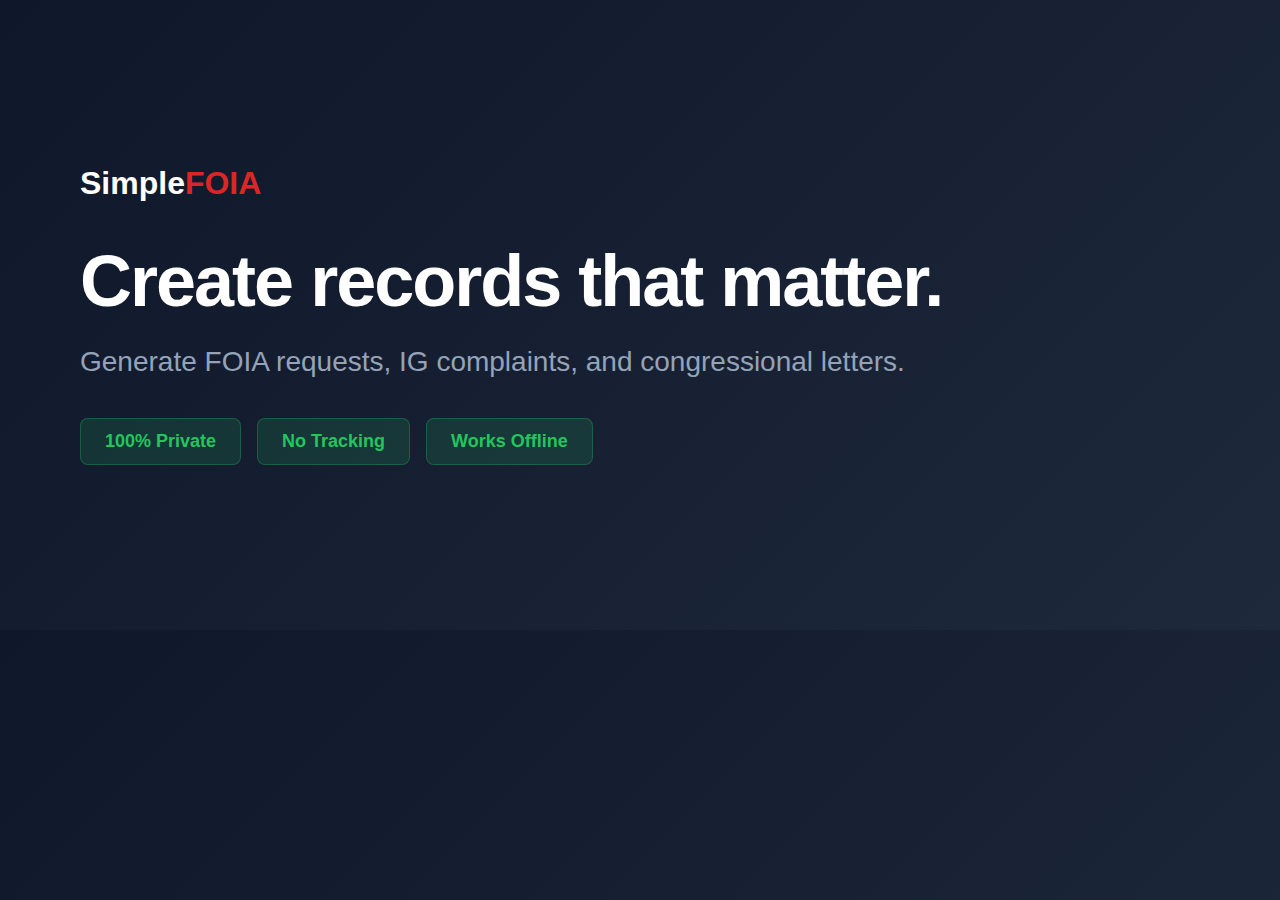
<file: og-template.html>
<!DOCTYPE html>
<html>
<head>
  <style>
    * { margin: 0; padding: 0; box-sizing: border-box; }
    body {
      width: 1200px;
      height: 630px;
      background: linear-gradient(135deg, #0f172a 0%, #1e293b 100%);
      font-family: -apple-system, BlinkMacSystemFont, 'Segoe UI', Roboto, sans-serif;
      display: flex;
      flex-direction: column;
      justify-content: center;
      padding: 80px;
      color: white;
    }
    .logo {
      font-size: 32px;
      font-weight: 800;
      margin-bottom: 40px;
    }
    .logo span { color: #dc2626; }
    h1 {
      font-size: 72px;
      font-weight: 700;
      line-height: 1.1;
      margin-bottom: 24px;
      letter-spacing: -2px;
    }
    .tagline {
      font-size: 28px;
      color: #94a3b8;
      margin-bottom: 40px;
    }
    .badges {
      display: flex;
      gap: 16px;
    }
    .badge {
      background: rgba(34, 197, 94, 0.15);
      border: 1px solid rgba(34, 197, 94, 0.3);
      color: #22c55e;
      padding: 12px 24px;
      border-radius: 8px;
      font-size: 18px;
      font-weight: 600;
    }
  </style>
</head>
<body>
  <div class="logo">Simple<span>FOIA</span></div>
  <h1>Create records that matter.</h1>
  <p class="tagline">Generate FOIA requests, IG complaints, and congressional letters.</p>
  <div class="badges">
    <span class="badge">100% Private</span>
    <span class="badge">No Tracking</span>
    <span class="badge">Works Offline</span>
  </div>
</body>
</html>
</file>
